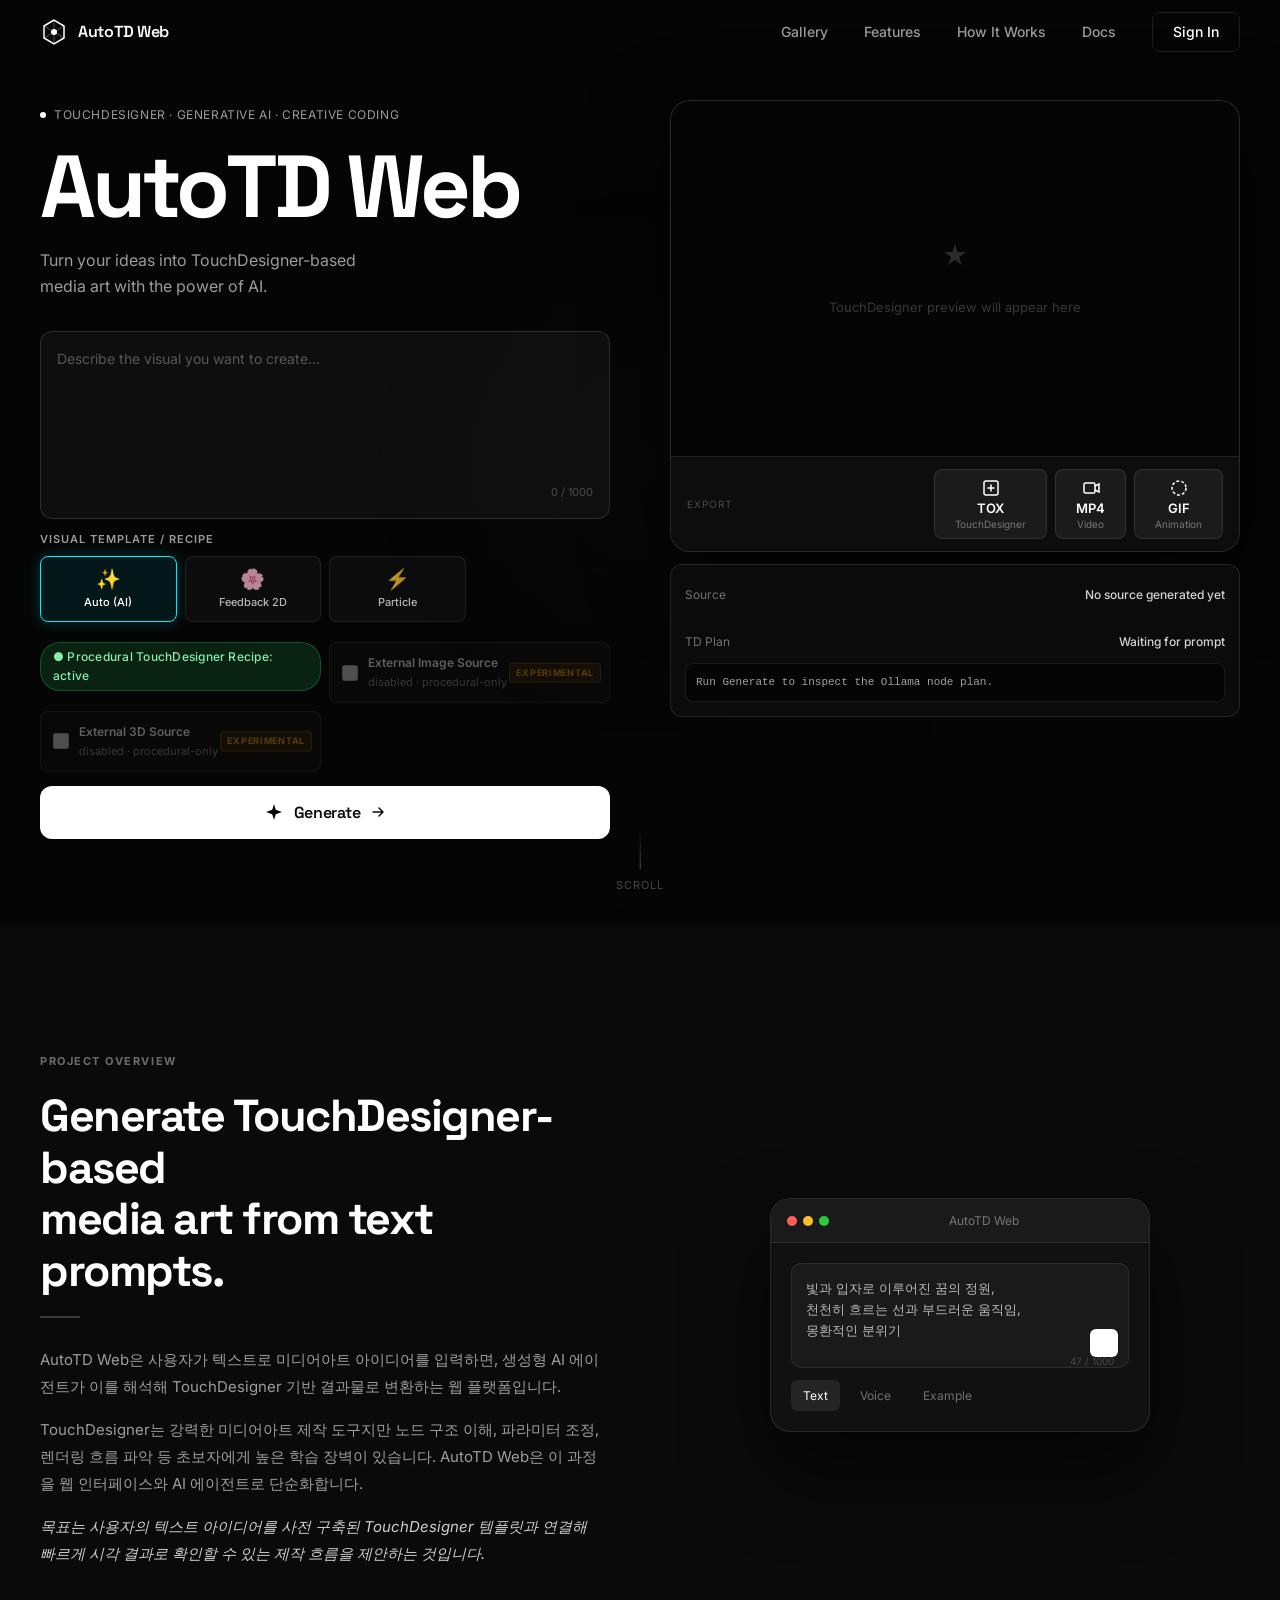
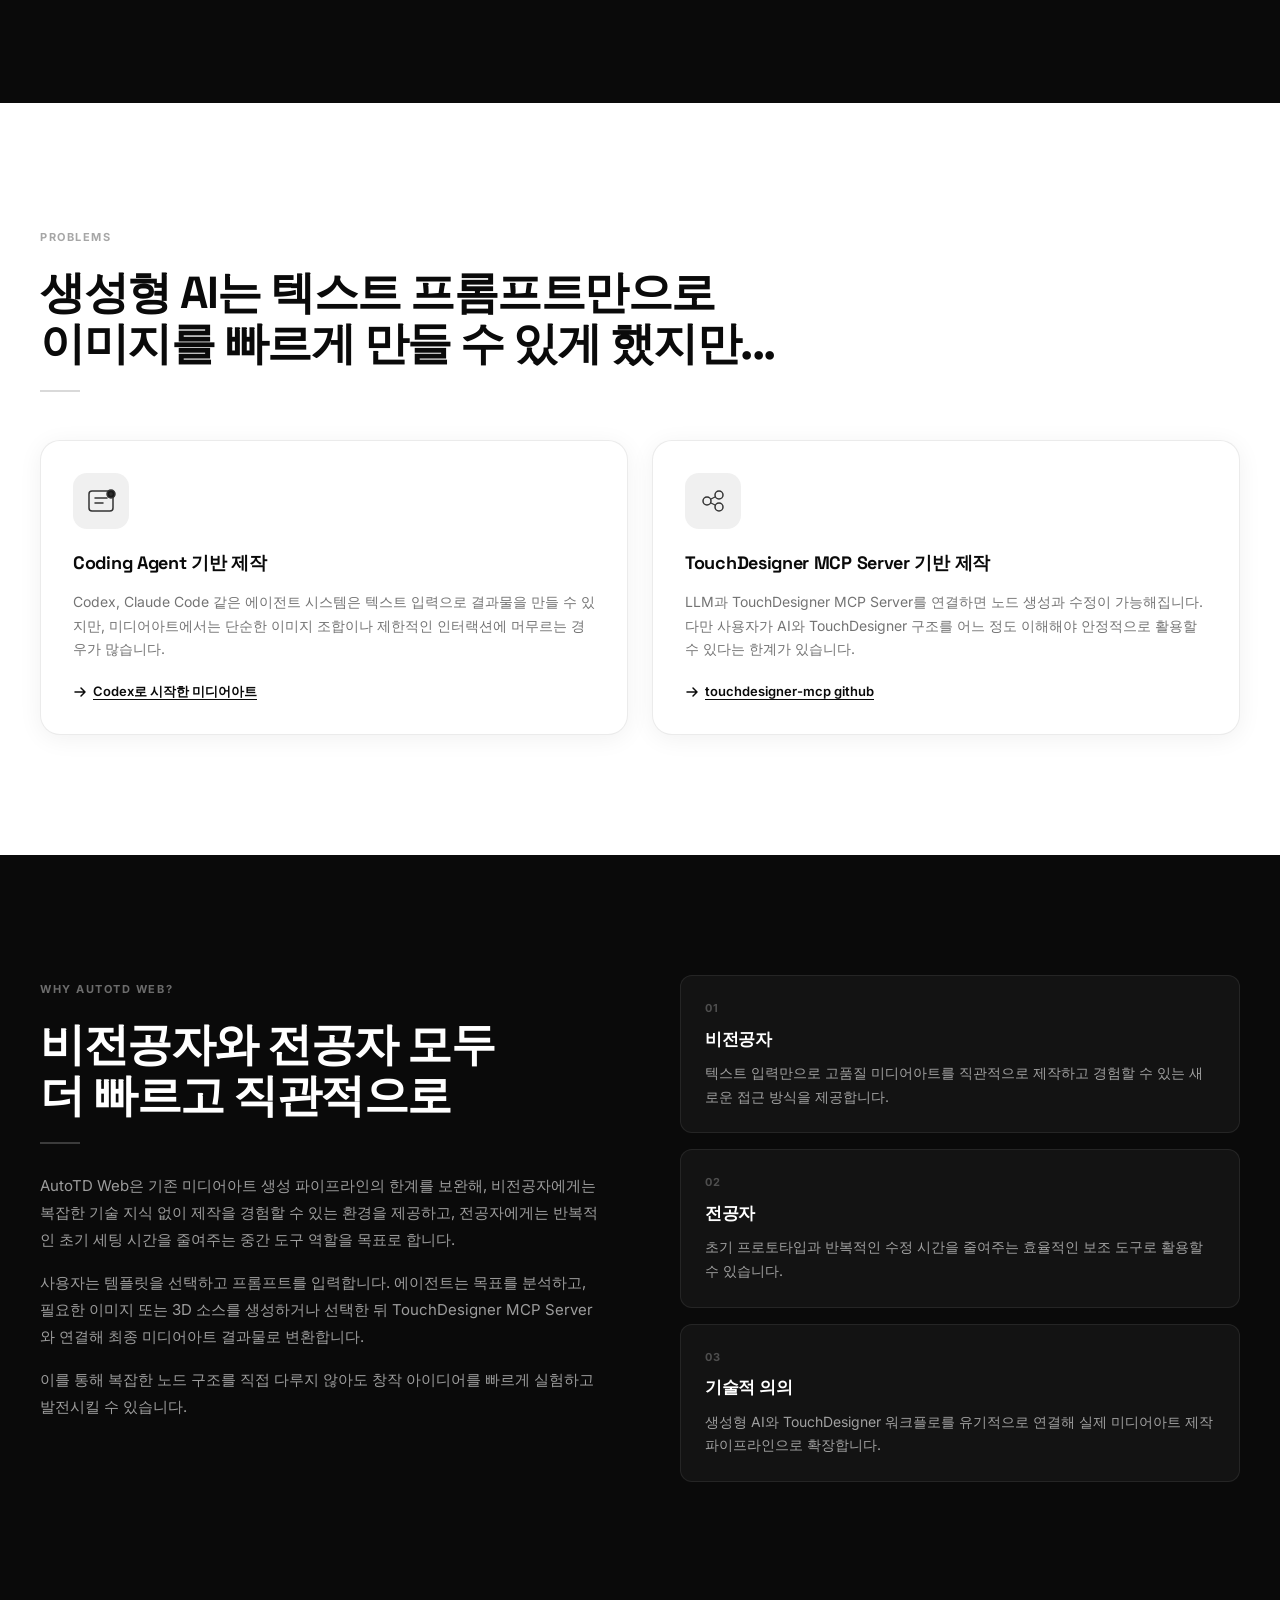
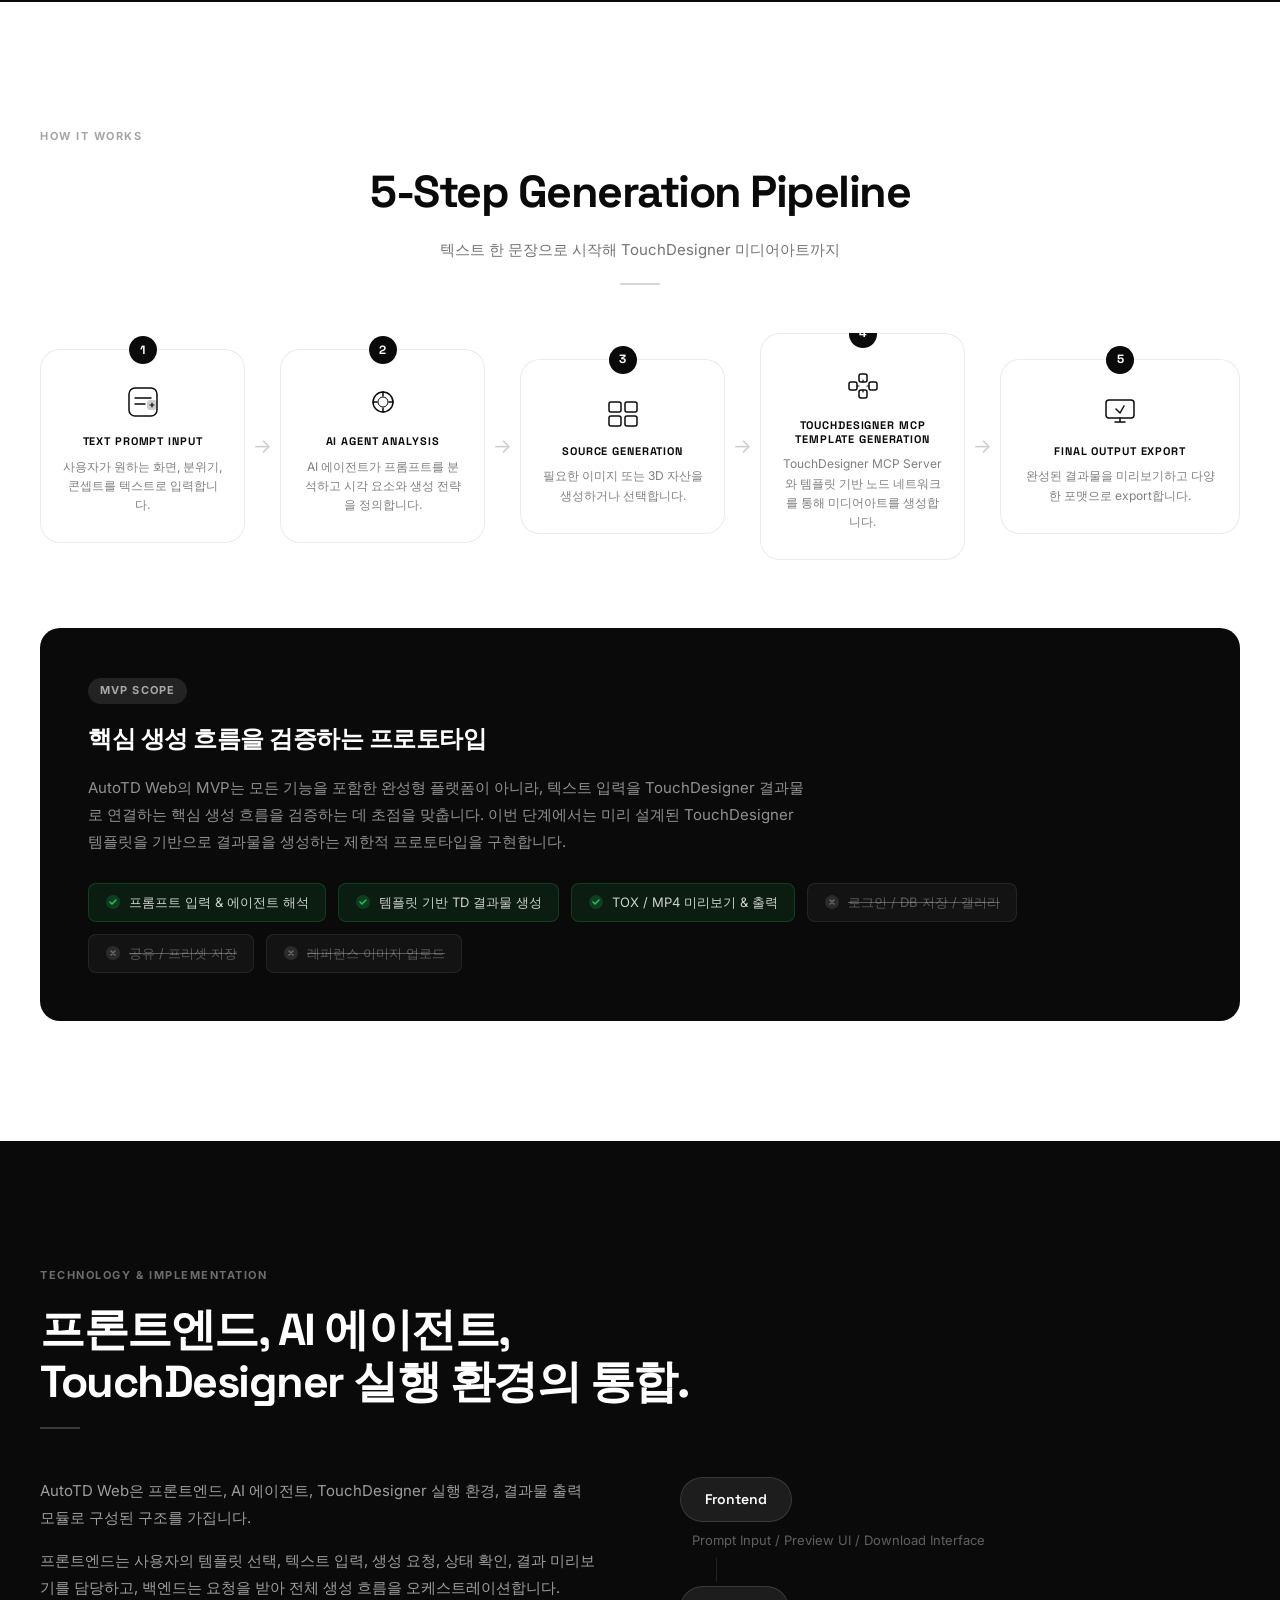
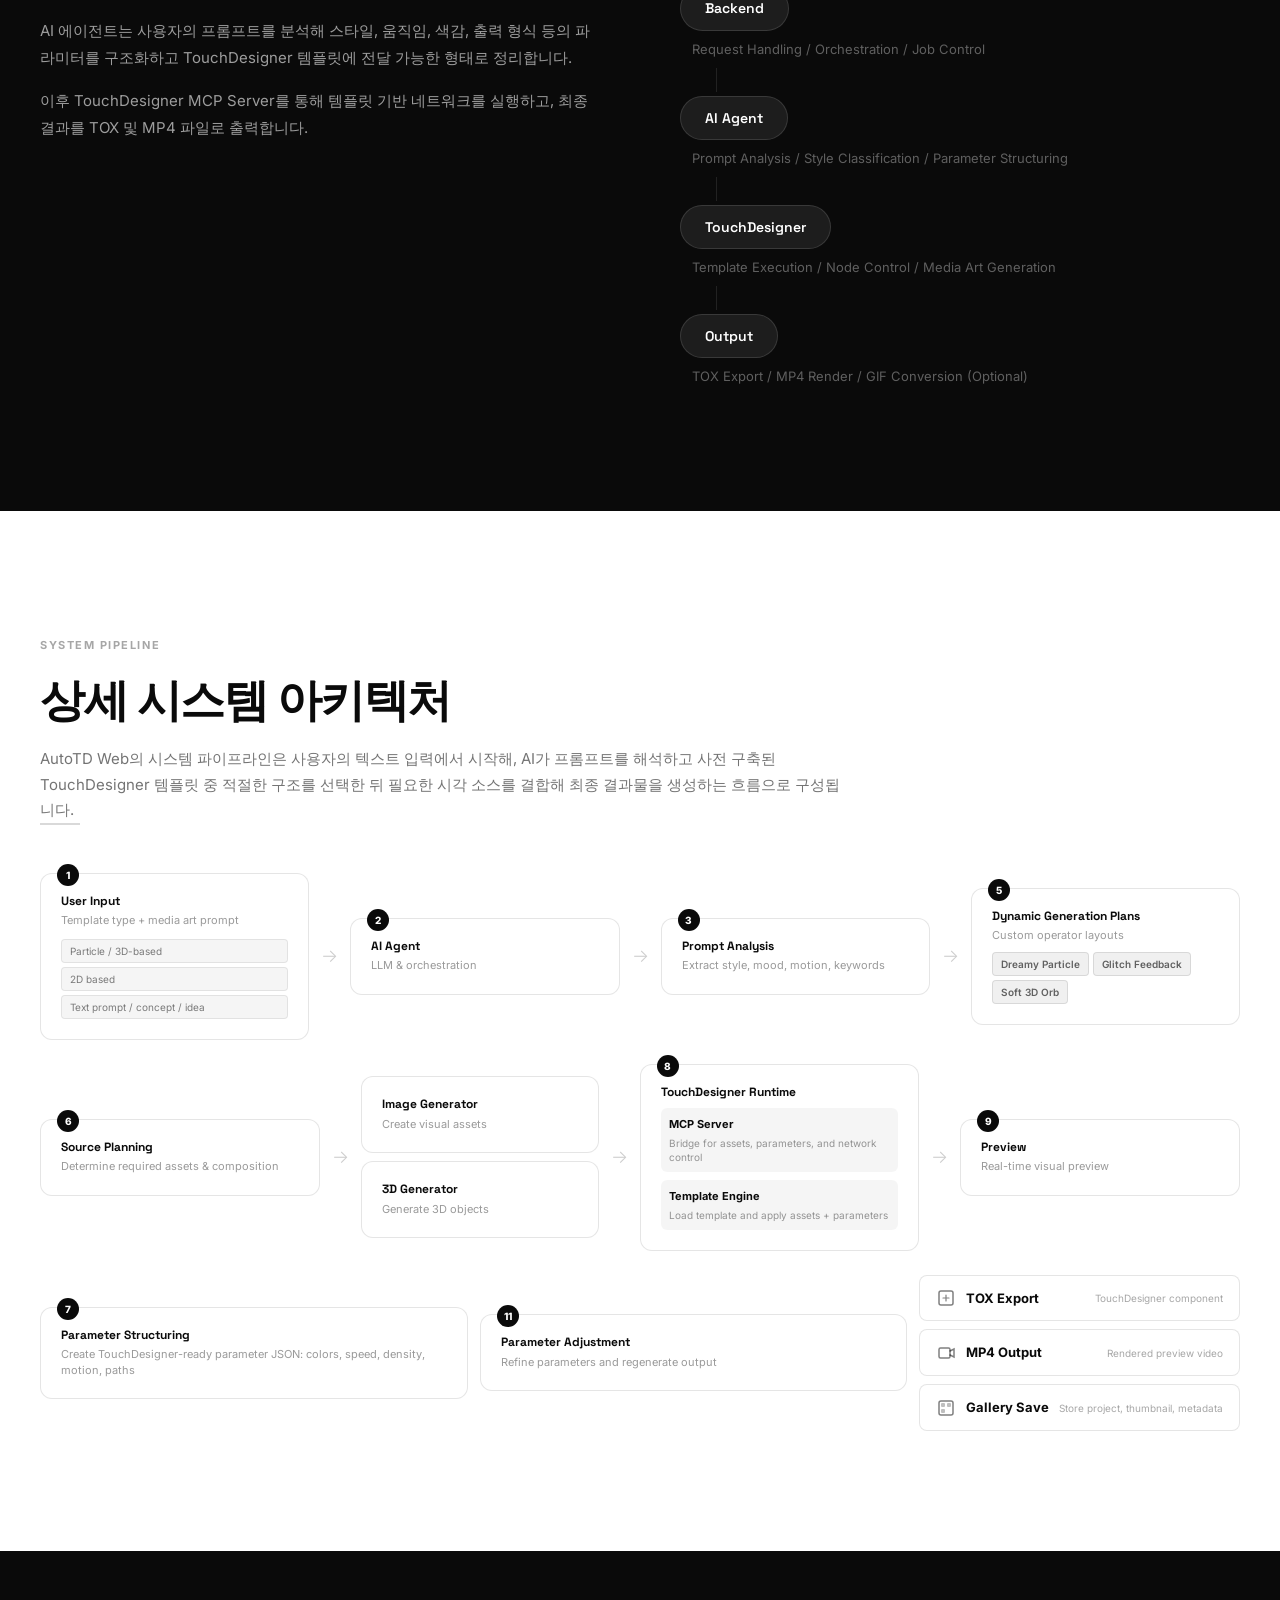
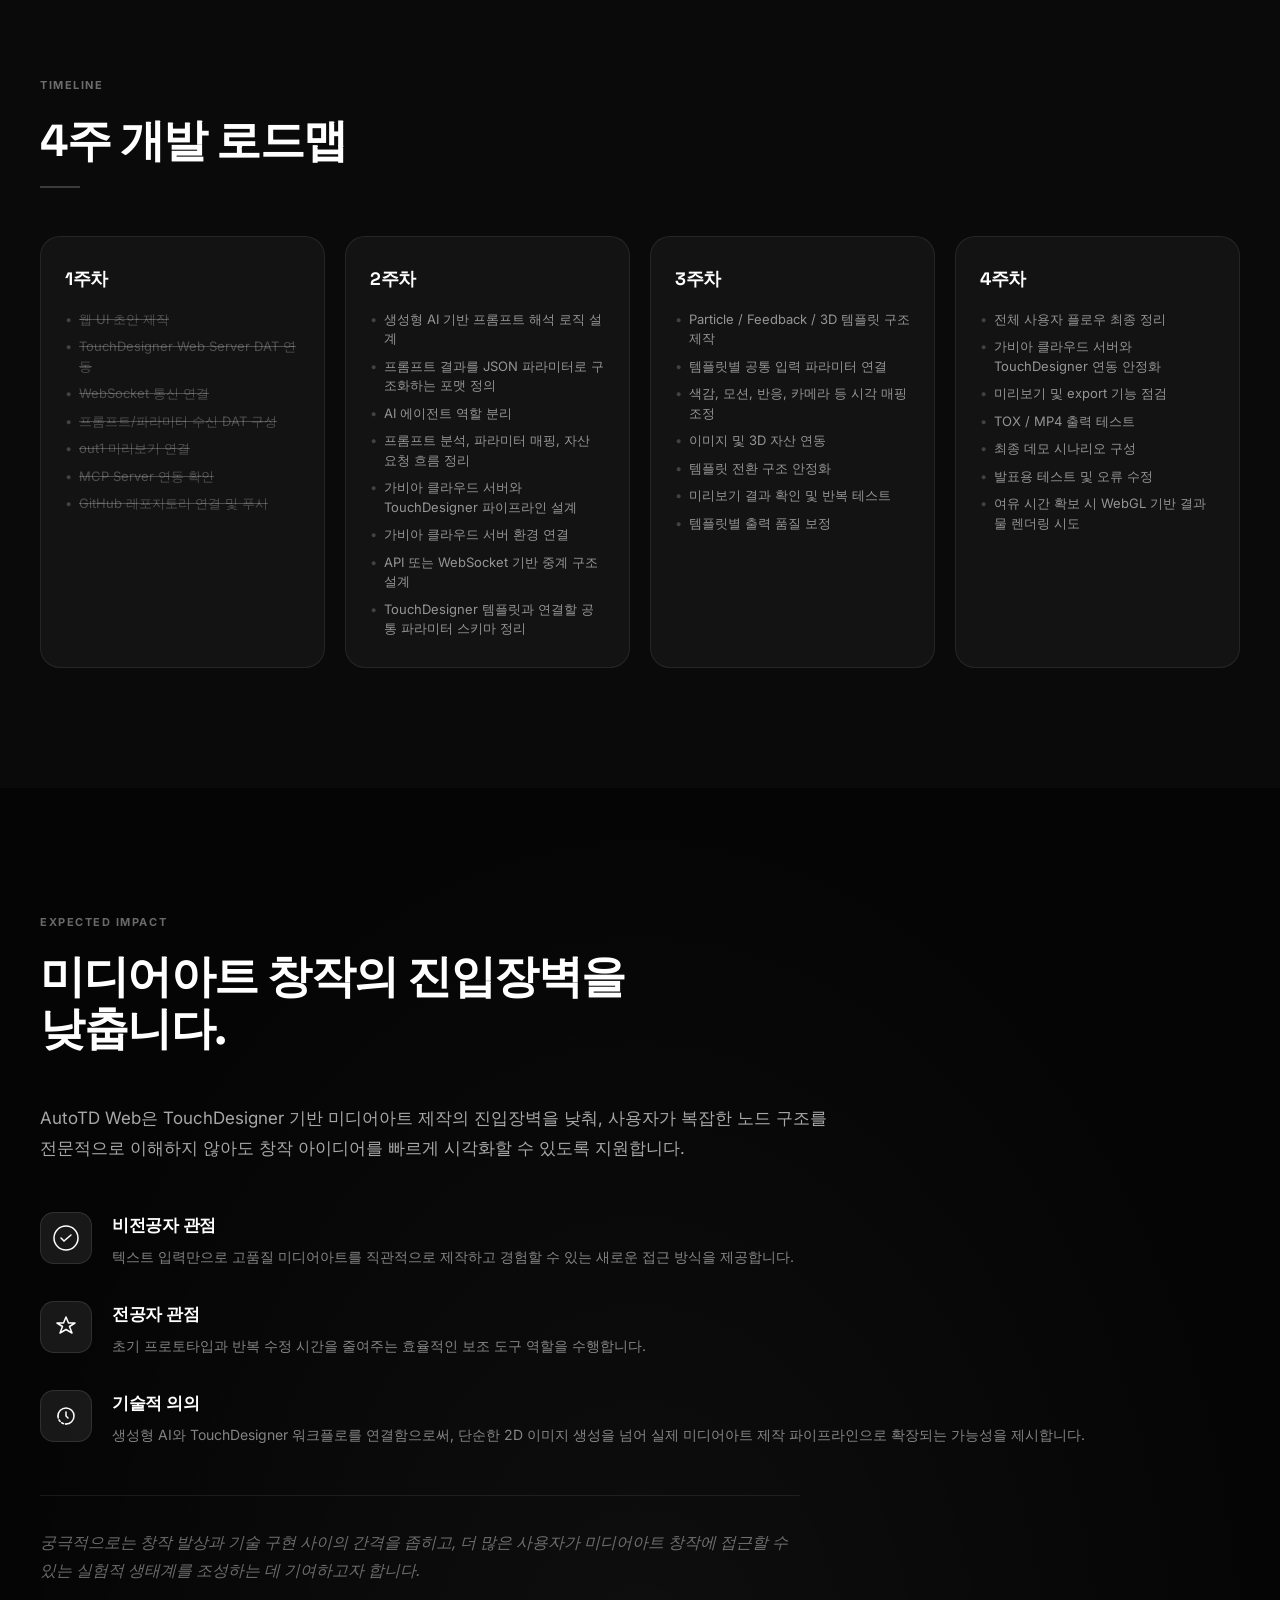
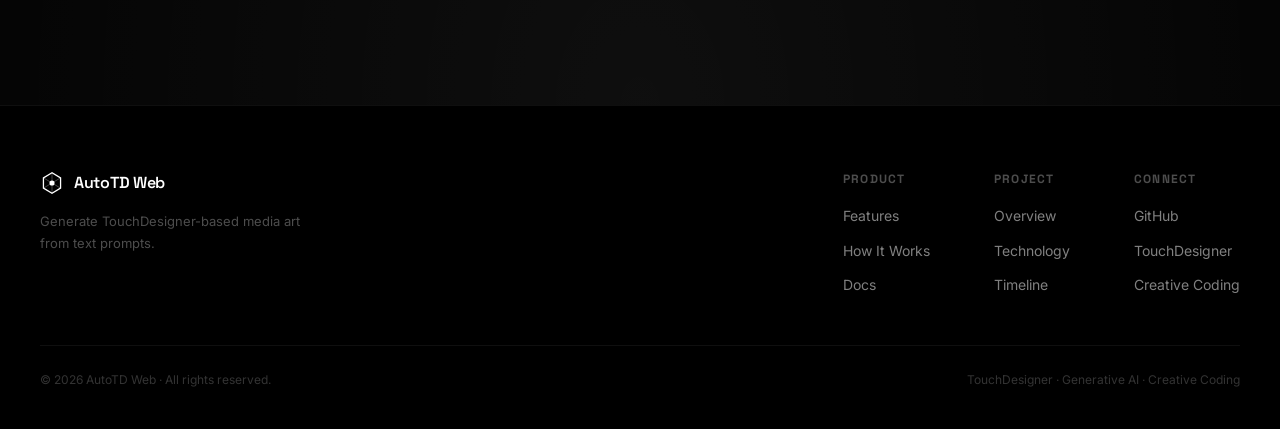
<file: index.html>
<!DOCTYPE html>
<html lang="en">
<head>
  <meta charset="UTF-8" />
  <meta name="viewport" content="width=device-width, initial-scale=1.0" />
  <title>AutoTD Web - Turn Ideas Into TouchDesigner Media Art with AI</title>
  <meta name="description" content="AutoTD Web converts your text ideas into TouchDesigner-based media art automatically using generative AI. No coding required." />
  <link rel="preconnect" href="https://fonts.googleapis.com" />
  <link rel="preconnect" href="https://fonts.gstatic.com" crossorigin />
  <link href="https://fonts.googleapis.com/css2?family=Inter:wght@300;400;500;600;700;800;900&family=Space+Grotesk:wght@300;400;500;600;700&display=swap" rel="stylesheet" />
  <link rel="stylesheet" href="style.css" />
</head>
<body>

  <!-- NAVBAR -->
  <nav id="navbar" class="navbar">
    <div class="nav-inner">
      <a href="#" class="nav-logo">
        <svg width="28" height="28" viewBox="0 0 28 28" fill="none" xmlns="http://www.w3.org/2000/svg">
          <path d="M14 2L4 8V20L14 26L24 20V8L14 2Z" stroke="white" stroke-width="1.5" fill="none"/>
          <path d="M14 2L14 26M4 8L24 20M24 8L4 20" stroke="white" stroke-width="0.8" opacity="0.4"/>
          <circle cx="14" cy="14" r="3" fill="white"/>
        </svg>
        <span>AutoTD Web</span>
      </a>
      <div class="nav-links">
        <a href="#gallery" class="nav-link">Gallery</a>
        <a href="#features" class="nav-link">Features</a>
        <a href="#how-it-works" class="nav-link">How It Works</a>
        <a href="info.html" class="nav-link" target="_blank">Docs</a>
        <a href="#signin" class="btn-signin" id="nav-signin">Sign In</a>
      </div>
      <button class="nav-hamburger" id="hamburger" aria-label="Open menu">
        <span></span><span></span><span></span>
      </button>
    </div>
  </nav>

  <!-- Mobile Menu -->
  <div class="mobile-menu" id="mobile-menu">
    <a href="#gallery" class="mobile-link">Gallery</a>
    <a href="#features" class="mobile-link">Features</a>
    <a href="#how-it-works" class="mobile-link">How It Works</a>
    <a href="info.html" class="mobile-link" target="_blank">Docs</a>
    <a href="#signin" class="mobile-link sign">Sign In</a>
  </div>

  <section class="hero" id="hero">
    <canvas id="particle-canvas"></canvas>
    <div class="hero-grid">
      <!-- Left Panel -->
      <div class="hero-left">
        <div class="hero-badge">
          <span class="badge-dot"></span>
          TouchDesigner &middot; Generative AI &middot; Creative Coding
        </div>
        <h1 class="hero-title">AutoTD Web</h1>
        <p class="hero-subtitle">Turn your ideas into TouchDesigner-based<br/>media art with the power of AI.</p>

        <div class="prompt-box">
          <textarea
            id="prompt-input"
            class="prompt-textarea"
            placeholder="Describe the visual you want to create..."
            maxlength="1000"
          ></textarea>
          <div class="prompt-count"><span id="char-count">0</span> / 1000</div>
        </div>

        <!-- Visual Template Selector -->
        <div class="recipe-selector-container">
          <label class="recipe-selector-label">Visual Template / Recipe</label>
          <div class="recipe-grid">
            <button type="button" class="recipe-card active" data-value="auto" title="Auto (AI classification based on prompt)">
              <span class="recipe-icon">✨</span>
              <span class="recipe-name">Auto (AI)</span>
            </button>
            <button type="button" class="recipe-card" data-value="feedback_2d" title="Feedback 2D">
              <span class="recipe-icon">🌸</span>
              <span class="recipe-name">Feedback 2D</span>
            </button>
            <button type="button" class="recipe-card" data-value="particle_field" title="Particle Field">
              <span class="recipe-icon">⚡</span>
              <span class="recipe-name">Particle</span>
            </button>
          </div>
          <input type="hidden" id="recipe-select" value="auto" />
        </div>

        <div class="source-options" aria-label="Source generation options">
          <div class="source-status-row">
            <span class="source-badge active">● Procedural TouchDesigner Recipe: active</span>
          </div>
          <label class="source-check experimental" title="Disabled while AutoTD is running procedural-only TouchDesigner generation">
            <input type="checkbox" id="source-generate-image" disabled />
            <span>
              <strong>External Image Source</strong>
              <em>disabled · procedural-only</em>
            </span>
          </label>
          <label class="source-check experimental" title="Disabled while AutoTD is running procedural-only TouchDesigner generation">
            <input type="checkbox" id="source-generate-3d" disabled />
            <span>
              <strong>External 3D Source</strong>
              <em>disabled · procedural-only</em>
            </span>
          </label>
        </div>

        <button class="btn-generate" id="generate-btn">
          <svg width="20" height="20" viewBox="0 0 20 20" fill="none">
            <path d="M10 2L11.8 7.8L18 10L11.8 12.2L10 18L8.2 12.2L2 10L8.2 7.8L10 2Z" fill="currentColor"/>
          </svg>
          Generate
          <svg width="16" height="16" viewBox="0 0 16 16" fill="none">
            <path d="M3 8H13M13 8L9 4M13 8L9 12" stroke="currentColor" stroke-width="1.5" stroke-linecap="round"/>
          </svg>
        </button>

      </div>

      <!-- Right Panel: Preview -->
      <div class="hero-right">
        <div class="preview-panel">
          <div class="preview-inner" id="preview-inner">
            <img id="preview-image" alt="TouchDesigner preview" hidden />
            <canvas id="preview-canvas" hidden></canvas>
            <div class="preview-overlay" id="preview-overlay">
              <div class="preview-idle-msg">
                <svg width="40" height="40" viewBox="0 0 40 40" fill="none">
                  <path d="M20 5L22.5 13H31L24.25 18L26.75 26L20 21L13.25 26L15.75 18L9 13H17.5L20 5Z" fill="rgba(255,255,255,0.15)"/>
                </svg>
                <p>TouchDesigner preview will appear here</p>
              </div>
            </div>
          </div>
          <div class="export-bar">
            <span class="export-label">EXPORT</span>
            <button class="export-btn" id="export-tox">
              <svg width="20" height="20" viewBox="0 0 20 20" fill="none"><rect x="3" y="3" width="14" height="14" rx="2" stroke="currentColor" stroke-width="1.5"/><path d="M7 10H13M10 7V13" stroke="currentColor" stroke-width="1.5" stroke-linecap="round"/></svg>
              <span>TOX</span>
              <small>TouchDesigner</small>
            </button>
            <button class="export-btn" id="export-mp4">
              <svg width="20" height="20" viewBox="0 0 20 20" fill="none"><rect x="3" y="5" width="11" height="10" rx="1.5" stroke="currentColor" stroke-width="1.5"/><path d="M14 8L18 6V14L14 12" stroke="currentColor" stroke-width="1.5" stroke-linecap="round"/></svg>
              <span>MP4</span>
              <small>Video</small>
            </button>
            <button class="export-btn" id="export-gif">
              <svg width="20" height="20" viewBox="0 0 20 20" fill="none"><circle cx="10" cy="10" r="7" stroke="currentColor" stroke-width="1.5" stroke-dasharray="3 2"/></svg>
              <span>GIF</span>
              <small>Animation</small>
            </button>
          </div>
        </div>
        <div class="runtime-panel">
          <div class="runtime-row">
            <span>Source</span>
            <strong id="source-status">No source generated yet</strong>
          </div>
          <div class="source-list" id="source-list"></div>
          <div class="runtime-row">
            <span>TD Plan</span>
            <strong id="td-plan-status">Waiting for prompt</strong>
          </div>
          <pre class="td-plan-text" id="td-plan-text">Run Generate to inspect the Ollama node plan.</pre>
        </div>
      </div>
    </div>
    <!-- Scroll hint -->
    <div class="scroll-hint">
      <div class="scroll-line"></div>
      <span>Scroll</span>
    </div>
  </section>

  <!-- PROJECT OVERVIEW -->
  <section class="section section-dark" id="about">
    <div class="container">
      <div class="two-col">
        <div class="col-text">
          <div class="section-tag">Project Overview</div>
          <h2 class="section-title">Generate TouchDesigner-based<br/>media art from text prompts.</h2>
          <div class="divider"></div>
          <p class="section-body">
            AutoTD Web은 사용자가 텍스트로 미디어아트 아이디어를 입력하면, 생성형 AI 에이전트가 이를 해석해 TouchDesigner 기반 결과물로 변환하는 웹 플랫폼입니다.
          </p>
          <p class="section-body">
            TouchDesigner는 강력한 미디어아트 제작 도구지만 노드 구조 이해, 파라미터 조정, 렌더링 흐름 파악 등 초보자에게 높은 학습 장벽이 있습니다. AutoTD Web은 이 과정을 웹 인터페이스와 AI 에이전트로 단순화합니다.
          </p>
          <p class="section-body highlight-text">
            목표는 사용자의 텍스트 아이디어를 사전 구축된 TouchDesigner 템플릿과 연결해 빠르게 시각 결과로 확인할 수 있는 제작 흐름을 제안하는 것입니다.
          </p>
        </div>
        <div class="col-visual">
          <div class="mockup-card">
            <div class="mockup-bar">
              <span class="dot red"></span><span class="dot yellow"></span><span class="dot green"></span>
              <span class="mockup-title">AutoTD Web</span>
            </div>
            <div class="mockup-body">
              <div class="mockup-prompt-box">
                <p class="mockup-prompt-text">빛과 입자로 이루어진 꿈의 정원,<br/>천천히 흐르는 선과 부드러운 움직임,<br/>몽환적인 분위기</p>
                <span class="mockup-counter">47 / 1000</span>
                <button class="mockup-send">
                  <svg width="14" height="14" viewBox="0 0 14 14" fill="none"><path d="M2 7H12M12 7L8 3M12 7L8 11" stroke="white" stroke-width="1.5" stroke-linecap="round"/></svg>
                </button>
              </div>
              <div class="mockup-tabs">
                <span class="mockup-tab active">Text</span>
                <span class="mockup-tab">Voice</span>
                <span class="mockup-tab">Example</span>
              </div>
            </div>
          </div>
        </div>
      </div>
    </div>
  </section>

  <!-- PROBLEMS -->
  <section class="section section-light" id="problems">
    <div class="container">
      <div class="section-tag dark">Problems</div>
      <h2 class="section-title dark">생성형 AI는 텍스트 프롬프트만으로<br/>이미지를 빠르게 만들 수 있게 했지만...</h2>
      <div class="divider dark"></div>
      <div class="problem-grid">
        <div class="problem-card">
          <div class="problem-icon">
            <svg width="32" height="32" viewBox="0 0 32 32" fill="none"><rect x="4" y="6" width="24" height="20" rx="3" stroke="currentColor" stroke-width="1.5"/><path d="M10 13H22M10 18H18" stroke="currentColor" stroke-width="1.5" stroke-linecap="round"/><circle cx="26" cy="9" r="4" fill="#1a1a1a" stroke="currentColor" stroke-width="1.5"/><path d="M24.5 9H27.5M26 7.5V10.5" stroke="currentColor" stroke-width="1.2" stroke-linecap="round"/></svg>
          </div>
          <h3 class="problem-title">Coding Agent 기반 제작</h3>
          <p class="problem-desc">Codex, Claude Code 같은 에이전트 시스템은 텍스트 입력으로 결과물을 만들 수 있지만, 미디어아트에서는 단순한 이미지 조합이나 제한적인 인터랙션에 머무르는 경우가 많습니다.</p>
          <div class="problem-link">
            <svg width="14" height="14" viewBox="0 0 14 14" fill="none"><path d="M2 7H12M12 7L8 3M12 7L8 11" stroke="currentColor" stroke-width="1.5" stroke-linecap="round"/></svg>
            Codex로 시작한 미디어아트
          </div>
        </div>
        <div class="problem-card">
          <div class="problem-icon">
            <svg width="32" height="32" viewBox="0 0 32 32" fill="none"><circle cx="10" cy="16" r="4" stroke="currentColor" stroke-width="1.5"/><circle cx="22" cy="10" r="4" stroke="currentColor" stroke-width="1.5"/><circle cx="22" cy="22" r="4" stroke="currentColor" stroke-width="1.5"/><path d="M14 14L18 12M14 18L18 20" stroke="currentColor" stroke-width="1.2" stroke-linecap="round"/></svg>
          </div>
          <h3 class="problem-title">TouchDesigner MCP Server 기반 제작</h3>
          <p class="problem-desc">LLM과 TouchDesigner MCP Server를 연결하면 노드 생성과 수정이 가능해집니다. 다만 사용자가 AI와 TouchDesigner 구조를 어느 정도 이해해야 안정적으로 활용할 수 있다는 한계가 있습니다.</p>
          <div class="problem-link">
            <svg width="14" height="14" viewBox="0 0 14 14" fill="none"><path d="M2 7H12M12 7L8 3M12 7L8 11" stroke="currentColor" stroke-width="1.5" stroke-linecap="round"/></svg>
            touchdesigner-mcp github
          </div>
        </div>
      </div>
    </div>
  </section>

  <!-- WHY AUTOTD -->
  <section class="section section-dark" id="features">
    <div class="container">
      <div class="why-grid">
        <div class="why-left">
          <div class="section-tag">Why AutoTD Web?</div>
          <h2 class="section-title">비전공자와 전공자 모두<br/>더 빠르고 직관적으로</h2>
          <div class="divider"></div>
          <p class="section-body">
            AutoTD Web은 기존 미디어아트 생성 파이프라인의 한계를 보완해, 비전공자에게는 복잡한 기술 지식 없이 제작을 경험할 수 있는 환경을 제공하고, 전공자에게는 반복적인 초기 세팅 시간을 줄여주는 중간 도구 역할을 목표로 합니다.
          </p>
          <p class="section-body">
            사용자는 템플릿을 선택하고 프롬프트를 입력합니다. 에이전트는 목표를 분석하고, 필요한 이미지 또는 3D 소스를 생성하거나 선택한 뒤 TouchDesigner MCP Server와 연결해 최종 미디어아트 결과물로 변환합니다.
          </p>
          <p class="section-body">
            이를 통해 복잡한 노드 구조를 직접 다루지 않아도 창작 아이디어를 빠르게 실험하고 발전시킬 수 있습니다.
          </p>
        </div>
        <div class="why-right">
          <div class="feature-cards">
            <div class="feature-card">
              <div class="feature-num">01</div>
              <h4>비전공자</h4>
              <p>텍스트 입력만으로 고품질 미디어아트를 직관적으로 제작하고 경험할 수 있는 새로운 접근 방식을 제공합니다.</p>
            </div>
            <div class="feature-card">
              <div class="feature-num">02</div>
              <h4>전공자</h4>
              <p>초기 프로토타입과 반복적인 수정 시간을 줄여주는 효율적인 보조 도구로 활용할 수 있습니다.</p>
            </div>
            <div class="feature-card">
              <div class="feature-num">03</div>
              <h4>기술적 의의</h4>
              <p>생성형 AI와 TouchDesigner 워크플로를 유기적으로 연결해 실제 미디어아트 제작 파이프라인으로 확장합니다.</p>
            </div>
          </div>
        </div>
      </div>
    </div>
  </section>

  <!-- HOW IT WORKS -->
  <section class="section section-light" id="how-it-works">
    <div class="container">
      <div class="section-tag dark">How It Works</div>
      <h2 class="section-title dark center">5-Step Generation Pipeline</h2>
      <p class="section-sub dark center">텍스트 한 문장으로 시작해 TouchDesigner 미디어아트까지</p>
      <div class="divider dark center"></div>
      <div class="pipeline-steps">
        <div class="pipeline-step" data-step="1">
          <div class="step-card">
            <div class="step-num">1</div>
            <div class="step-icon">
              <svg width="36" height="36" viewBox="0 0 36 36" fill="none"><rect x="4" y="4" width="28" height="28" rx="6" stroke="currentColor" stroke-width="1.5"/><path d="M10 14H26M10 20H20" stroke="currentColor" stroke-width="1.5" stroke-linecap="round"/><rect x="22" y="16" width="10" height="10" rx="3" fill="currentColor" opacity="0.2"/><path d="M25 21H29M27 19V23" stroke="currentColor" stroke-width="1.2" stroke-linecap="round"/></svg>
            </div>
            <h3>TEXT PROMPT INPUT</h3>
            <p>사용자가 원하는 화면, 분위기, 콘셉트를 텍스트로 입력합니다.</p>
          </div>
          <div class="step-arrow">→</div>
        </div>
        <div class="pipeline-step" data-step="2">
          <div class="step-card">
            <div class="step-num">2</div>
            <div class="step-icon">
              <svg width="36" height="36" viewBox="0 0 36 36" fill="none"><circle cx="18" cy="18" r="10" stroke="currentColor" stroke-width="1.5"/><circle cx="18" cy="18" r="5" stroke="currentColor" stroke-width="1"/><path d="M18 8V12M18 24V28M8 18H12M24 18H28" stroke="currentColor" stroke-width="1.5" stroke-linecap="round"/></svg>
            </div>
            <h3>AI AGENT ANALYSIS</h3>
            <p>AI 에이전트가 프롬프트를 분석하고 시각 요소와 생성 전략을 정의합니다.</p>
          </div>
          <div class="step-arrow">→</div>
        </div>
        <div class="pipeline-step" data-step="3">
          <div class="step-card">
            <div class="step-num">3</div>
            <div class="step-icon">
              <svg width="36" height="36" viewBox="0 0 36 36" fill="none"><rect x="4" y="8" width="12" height="10" rx="2" stroke="currentColor" stroke-width="1.5"/><rect x="20" y="8" width="12" height="10" rx="2" stroke="currentColor" stroke-width="1.5"/><rect x="4" y="22" width="12" height="10" rx="2" stroke="currentColor" stroke-width="1.5"/><rect x="20" y="22" width="12" height="10" rx="2" stroke="currentColor" stroke-width="1.5"/></svg>
            </div>
            <h3>SOURCE GENERATION</h3>
            <p>필요한 이미지 또는 3D 자산을 생성하거나 선택합니다.</p>
          </div>
          <div class="step-arrow">→</div>
        </div>
        <div class="pipeline-step" data-step="4">
          <div class="step-card">
            <div class="step-num">4</div>
            <div class="step-icon">
              <svg width="36" height="36" viewBox="0 0 36 36" fill="none"><rect x="4" y="14" width="8" height="8" rx="2" stroke="currentColor" stroke-width="1.5"/><rect x="24" y="14" width="8" height="8" rx="2" stroke="currentColor" stroke-width="1.5"/><rect x="14" y="6" width="8" height="8" rx="2" stroke="currentColor" stroke-width="1.5"/><rect x="14" y="22" width="8" height="8" rx="2" stroke="currentColor" stroke-width="1.5"/><path d="M12 18H14M22 18H24M18 14V12M18 22V24" stroke="currentColor" stroke-width="1.2" stroke-linecap="round"/></svg>
            </div>
            <h3>TOUCHDESIGNER MCP<br/>TEMPLATE GENERATION</h3>
            <p>TouchDesigner MCP Server와 템플릿 기반 노드 네트워크를 통해 미디어아트를 생성합니다.</p>
          </div>
          <div class="step-arrow">→</div>
        </div>
        <div class="pipeline-step last" data-step="5">
          <div class="step-card">
            <div class="step-num">5</div>
            <div class="step-icon">
              <svg width="36" height="36" viewBox="0 0 36 36" fill="none"><rect x="4" y="6" width="28" height="18" rx="3" stroke="currentColor" stroke-width="1.5"/><path d="M13 28H23M18 24V28" stroke="currentColor" stroke-width="1.5" stroke-linecap="round"/><path d="M14 15L18 19L22 12" stroke="currentColor" stroke-width="1.5" stroke-linecap="round" stroke-linejoin="round"/></svg>
            </div>
            <h3>FINAL OUTPUT EXPORT</h3>
            <p>완성된 결과물을 미리보기하고 다양한 포맷으로 export합니다.</p>
          </div>
        </div>
      </div>

      <!-- MVP Scope -->
      <div class="mvp-box">
        <div class="mvp-tag">MVP Scope</div>
        <h3>핵심 생성 흐름을 검증하는 프로토타입</h3>
        <p>AutoTD Web의 MVP는 모든 기능을 포함한 완성형 플랫폼이 아니라, 텍스트 입력을 TouchDesigner 결과물로 연결하는 핵심 생성 흐름을 검증하는 데 초점을 맞춥니다. 이번 단계에서는 미리 설계된 TouchDesigner 템플릿을 기반으로 결과물을 생성하는 제한적 프로토타입을 구현합니다.</p>
        <div class="mvp-features">
          <div class="mvp-feature included">
            <svg width="16" height="16" viewBox="0 0 16 16" fill="none"><circle cx="8" cy="8" r="7" fill="#22c55e" opacity="0.2"/><path d="M5 8L7 10L11 6" stroke="#22c55e" stroke-width="1.5" stroke-linecap="round"/></svg>
            프롬프트 입력 & 에이전트 해석
          </div>
          <div class="mvp-feature included">
            <svg width="16" height="16" viewBox="0 0 16 16" fill="none"><circle cx="8" cy="8" r="7" fill="#22c55e" opacity="0.2"/><path d="M5 8L7 10L11 6" stroke="#22c55e" stroke-width="1.5" stroke-linecap="round"/></svg>
            템플릿 기반 TD 결과물 생성
          </div>
          <div class="mvp-feature included">
            <svg width="16" height="16" viewBox="0 0 16 16" fill="none"><circle cx="8" cy="8" r="7" fill="#22c55e" opacity="0.2"/><path d="M5 8L7 10L11 6" stroke="#22c55e" stroke-width="1.5" stroke-linecap="round"/></svg>
            TOX / MP4 미리보기 & 출력
          </div>
          <div class="mvp-feature excluded">
            <svg width="16" height="16" viewBox="0 0 16 16" fill="none"><circle cx="8" cy="8" r="7" fill="rgba(255,255,255,0.1)"/><path d="M6 6L10 10M10 6L6 10" stroke="rgba(255,255,255,0.3)" stroke-width="1.5" stroke-linecap="round"/></svg>
            로그인 / DB 저장 / 갤러리
          </div>
          <div class="mvp-feature excluded">
            <svg width="16" height="16" viewBox="0 0 16 16" fill="none"><circle cx="8" cy="8" r="7" fill="rgba(255,255,255,0.1)"/><path d="M6 6L10 10M10 6L6 10" stroke="rgba(255,255,255,0.3)" stroke-width="1.5" stroke-linecap="round"/></svg>
            공유 / 프리셋 저장
          </div>
          <div class="mvp-feature excluded">
            <svg width="16" height="16" viewBox="0 0 16 16" fill="none"><circle cx="8" cy="8" r="7" fill="rgba(255,255,255,0.1)"/><path d="M6 6L10 10M10 6L6 10" stroke="rgba(255,255,255,0.3)" stroke-width="1.5" stroke-linecap="round"/></svg>
            레퍼런스 이미지 업로드
          </div>
        </div>
      </div>
    </div>
  </section>

  <!-- TECHNOLOGY -->
  <section class="section section-dark" id="tech">
    <div class="container">
      <div class="section-tag">Technology & Implementation</div>
      <h2 class="section-title">프론트엔드, AI 에이전트,<br/>TouchDesigner 실행 환경의 통합.</h2>
      <div class="divider"></div>
      <div class="tech-grid">
        <div class="tech-desc">
          <p>AutoTD Web은 프론트엔드, AI 에이전트, TouchDesigner 실행 환경, 결과물 출력 모듈로 구성된 구조를 가집니다.</p>
          <p>프론트엔드는 사용자의 템플릿 선택, 텍스트 입력, 생성 요청, 상태 확인, 결과 미리보기를 담당하고, 백엔드는 요청을 받아 전체 생성 흐름을 오케스트레이션합니다.</p>
          <p>AI 에이전트는 사용자의 프롬프트를 분석해 스타일, 움직임, 색감, 출력 형식 등의 파라미터를 구조화하고 TouchDesigner 템플릿에 전달 가능한 형태로 정리합니다.</p>
          <p>이후 TouchDesigner MCP Server를 통해 템플릿 기반 네트워크를 실행하고, 최종 결과를 TOX 및 MP4 파일로 출력합니다.</p>
        </div>
        <div class="tech-stack">
          <div class="tech-layer">
            <div class="layer-pill">Frontend</div>
            <p class="layer-desc">Prompt Input / Preview UI / Download Interface</p>
          </div>
          <div class="layer-connector"></div>
          <div class="tech-layer">
            <div class="layer-pill">Backend</div>
            <p class="layer-desc">Request Handling / Orchestration / Job Control</p>
          </div>
          <div class="layer-connector"></div>
          <div class="tech-layer">
            <div class="layer-pill">AI Agent</div>
            <p class="layer-desc">Prompt Analysis / Style Classification / Parameter Structuring</p>
          </div>
          <div class="layer-connector"></div>
          <div class="tech-layer">
            <div class="layer-pill">TouchDesigner</div>
            <p class="layer-desc">Template Execution / Node Control / Media Art Generation</p>
          </div>
          <div class="layer-connector"></div>
          <div class="tech-layer">
            <div class="layer-pill">Output</div>
            <p class="layer-desc">TOX Export / MP4 Render / GIF Conversion (Optional)</p>
          </div>
        </div>
      </div>
    </div>
  </section>

  <!-- SYSTEM PIPELINE -->
  <section class="section section-light" id="pipeline">
    <div class="container">
      <div class="section-tag dark">System Pipeline</div>
      <h2 class="section-title dark">상세 시스템 아키텍처</h2>
      <p class="section-sub dark">AutoTD Web의 시스템 파이프라인은 사용자의 텍스트 입력에서 시작해, AI가 프롬프트를 해석하고 사전 구축된 TouchDesigner 템플릿 중 적절한 구조를 선택한 뒤 필요한 시각 소스를 결합해 최종 결과물을 생성하는 흐름으로 구성됩니다.</p>
      <div class="divider dark"></div>
      <div class="sys-pipeline">
        <div class="sys-row top">
          <div class="sys-node input">
            <div class="sys-node-num">1</div>
            <p class="sys-node-title">User Input</p>
            <p class="sys-node-sub">Template type + media art prompt</p>
            <div class="sys-chips">
              <span class="sys-chip">Particle / 3D-based</span>
              <span class="sys-chip">2D based</span>
              <span class="sys-chip">Text prompt / concept / idea</span>
            </div>
          </div>
          <div class="sys-arrow">→</div>
          <div class="sys-node agent">
            <div class="sys-node-num">2</div>
            <p class="sys-node-title">AI Agent</p>
            <p class="sys-node-sub">LLM & orchestration</p>
          </div>
          <div class="sys-arrow">→</div>
          <div class="sys-node analysis">
            <div class="sys-node-num">3</div>
            <p class="sys-node-title">Prompt Analysis</p>
            <p class="sys-node-sub">Extract style, mood, motion, keywords</p>
          </div>
          <div class="sys-arrow diagonal">→</div>
          <div class="sys-node templates">
            <div class="sys-node-num">5</div>
            <p class="sys-node-title">Dynamic Generation Plans</p>
            <p class="sys-node-sub">Custom operator layouts</p>
            <div class="template-chips">
              <span class="tmpl-chip">Dreamy Particle</span>
              <span class="tmpl-chip">Glitch Feedback</span>
              <span class="tmpl-chip">Soft 3D Orb</span>
            </div>
          </div>
        </div>

        <div class="sys-mid-row">
          <div class="sys-node source">
            <div class="sys-node-num">6</div>
            <p class="sys-node-title">Source Planning</p>
            <p class="sys-node-sub">Determine required assets & composition</p>
          </div>
          <div class="sys-arrow">→</div>
          <div class="sys-col-gen">
            <div class="sys-node gen-img">
              <p class="sys-node-title">Image Generator</p>
              <p class="sys-node-sub">Create visual assets</p>
            </div>
            <div class="sys-node gen-3d">
              <p class="sys-node-title">3D Generator</p>
              <p class="sys-node-sub">Generate 3D objects</p>
            </div>
          </div>
          <div class="sys-arrow">→</div>
          <div class="sys-node td-runtime">
            <div class="sys-node-num">8</div>
            <p class="sys-node-title">TouchDesigner Runtime</p>
            <div class="td-sub-nodes">
              <div class="td-sub">
                <p class="td-sub-title">MCP Server</p>
                <p class="td-sub-desc">Bridge for assets, parameters, and network control</p>
              </div>
              <div class="td-sub">
                <p class="td-sub-title">Template Engine</p>
                <p class="td-sub-desc">Load template and apply assets + parameters</p>
              </div>
            </div>
          </div>
          <div class="sys-arrow">→</div>
          <div class="sys-node preview">
            <div class="sys-node-num">9</div>
            <p class="sys-node-title">Preview</p>
            <p class="sys-node-sub">Real-time visual preview</p>
          </div>
        </div>

        <div class="sys-bottom-row">
          <div class="sys-node param">
            <div class="sys-node-num">7</div>
            <p class="sys-node-title">Parameter Structuring</p>
            <p class="sys-node-sub">Create TouchDesigner-ready parameter JSON: colors, speed, density, motion, paths</p>
          </div>
          <div class="sys-node adj">
            <div class="sys-node-num">11</div>
            <p class="sys-node-title">Parameter Adjustment</p>
            <p class="sys-node-sub">Refine parameters and regenerate output</p>
          </div>
          <div class="sys-outputs">
            <div class="sys-out tox">
              <svg width="20" height="20" viewBox="0 0 20 20" fill="none"><rect x="3" y="3" width="14" height="14" rx="2" stroke="currentColor" stroke-width="1.5"/><path d="M7 10H13M10 7V13" stroke="currentColor" stroke-width="1.2" stroke-linecap="round"/></svg>
              <span>TOX Export</span>
              <small>TouchDesigner component</small>
            </div>
            <div class="sys-out mp4">
              <svg width="20" height="20" viewBox="0 0 20 20" fill="none"><rect x="3" y="5" width="11" height="10" rx="1.5" stroke="currentColor" stroke-width="1.5"/><path d="M14 8L18 6V14L14 12" stroke="currentColor" stroke-width="1.5" stroke-linecap="round"/></svg>
              <span>MP4 Output</span>
              <small>Rendered preview video</small>
            </div>
            <div class="sys-out gallery">
              <svg width="20" height="20" viewBox="0 0 20 20" fill="none"><rect x="3" y="3" width="14" height="14" rx="2" stroke="currentColor" stroke-width="1.5"/><rect x="5" y="5" width="4" height="4" rx="1" fill="currentColor" opacity="0.5"/><rect x="11" y="5" width="4" height="4" rx="1" fill="currentColor" opacity="0.5"/><rect x="5" y="11" width="4" height="4" rx="1" fill="currentColor" opacity="0.5"/></svg>
              <span>Gallery Save</span>
              <small>Store project, thumbnail, metadata</small>
            </div>
          </div>
        </div>
      </div>
    </div>
  </section>

  <!-- TIMELINE -->
  <section class="section section-dark" id="timeline">
    <div class="container">
      <div class="section-tag">Timeline</div>
      <h2 class="section-title">4주 개발 로드맵</h2>
      <div class="divider"></div>
      <div class="timeline-grid">
        <div class="week-card week1">
          <div class="week-label">1주차</div>
          <ul>
            <li class="done">웹 UI 초안 제작</li>
            <li class="done">TouchDesigner Web Server DAT 연동</li>
            <li class="done">WebSocket 통신 연결</li>
            <li class="done">프롬프트/파라미터 수신 DAT 구성</li>
            <li class="done">out1 미리보기 연결</li>
            <li class="done">MCP Server 연동 확인</li>
            <li class="done">GitHub 레포지토리 연결 및 푸시</li>
          </ul>
        </div>
        <div class="week-card week2">
          <div class="week-label">2주차</div>
          <ul>
            <li>생성형 AI 기반 프롬프트 해석 로직 설계</li>
            <li>프롬프트 결과를 JSON 파라미터로 구조화하는 포맷 정의</li>
            <li>AI 에이전트 역할 분리</li>
            <li>프롬프트 분석, 파라미터 매핑, 자산 요청 흐름 정리</li>
            <li>가비아 클라우드 서버와 TouchDesigner 파이프라인 설계</li>
            <li>가비아 클라우드 서버 환경 연결</li>
            <li>API 또는 WebSocket 기반 중계 구조 설계</li>
            <li>TouchDesigner 템플릿과 연결할 공통 파라미터 스키마 정리</li>
          </ul>
        </div>
        <div class="week-card week3">
          <div class="week-label">3주차</div>
          <ul>
            <li>Particle / Feedback / 3D 템플릿 구조 제작</li>
            <li>템플릿별 공통 입력 파라미터 연결</li>
            <li>색감, 모션, 반응, 카메라 등 시각 매핑 조정</li>
            <li>이미지 및 3D 자산 연동</li>
            <li>템플릿 전환 구조 안정화</li>
            <li>미리보기 결과 확인 및 반복 테스트</li>
            <li>템플릿별 출력 품질 보정</li>
          </ul>
        </div>
        <div class="week-card week4">
          <div class="week-label">4주차</div>
          <ul>
            <li>전체 사용자 플로우 최종 정리</li>
            <li>가비아 클라우드 서버와 TouchDesigner 연동 안정화</li>
            <li>미리보기 및 export 기능 점검</li>
            <li>TOX / MP4 출력 테스트</li>
            <li>최종 데모 시나리오 구성</li>
            <li>발표용 테스트 및 오류 수정</li>
            <li>여유 시간 확보 시 WebGL 기반 결과물 렌더링 시도</li>
          </ul>
        </div>
      </div>
    </div>
  </section>

  <!-- EXPECTED IMPACT -->
  <section class="section impact-section" id="impact">
    <div class="impact-bg"></div>
    <div class="container">
      <div class="section-tag">Expected Impact</div>
      <h2 class="section-title impact-title">미디어아트 창작의 진입장벽을<br/>낮춥니다.</h2>
      <div class="impact-content">
        <p class="impact-desc">
          AutoTD Web은 TouchDesigner 기반 미디어아트 제작의 진입장벽을 낮춰, 사용자가 복잡한 노드 구조를 전문적으로 이해하지 않아도 창작 아이디어를 빠르게 시각화할 수 있도록 지원합니다.
        </p>
        <div class="impact-points">
          <div class="impact-point">
            <div class="impact-icon">
              <svg width="28" height="28" viewBox="0 0 28 28" fill="none"><circle cx="14" cy="14" r="12" stroke="white" stroke-width="1.5"/><path d="M9 14L12 17L19 11" stroke="white" stroke-width="1.5" stroke-linecap="round"/></svg>
            </div>
            <div>
              <h4>비전공자 관점</h4>
              <p>텍스트 입력만으로 고품질 미디어아트를 직관적으로 제작하고 경험할 수 있는 새로운 접근 방식을 제공합니다.</p>
            </div>
          </div>
          <div class="impact-point">
            <div class="impact-icon">
              <svg width="28" height="28" viewBox="0 0 28 28" fill="none"><path d="M14 4L16.5 10H23L17.5 13.5L20 20L14 16.5L8 20L10.5 13.5L5 10H11.5L14 4Z" stroke="white" stroke-width="1.5" stroke-linejoin="round"/></svg>
            </div>
            <div>
              <h4>전공자 관점</h4>
              <p>초기 프로토타입과 반복 수정 시간을 줄여주는 효율적인 보조 도구 역할을 수행합니다.</p>
            </div>
          </div>
          <div class="impact-point">
            <div class="impact-icon">
              <svg width="28" height="28" viewBox="0 0 28 28" fill="none"><path d="M6 14C6 9.58 9.58 6 14 6C18.42 6 22 9.58 22 14C22 18.42 18.42 22 14 22" stroke="white" stroke-width="1.5" stroke-linecap="round"/><path d="M6 14C6 18.42 9.58 22 14 22" stroke="white" stroke-width="1.5" stroke-linecap="round" stroke-dasharray="2 2"/><path d="M14 10V14L16 16" stroke="white" stroke-width="1.5" stroke-linecap="round"/></svg>
            </div>
            <div>
              <h4>기술적 의의</h4>
              <p>생성형 AI와 TouchDesigner 워크플로를 연결함으로써, 단순한 2D 이미지 생성을 넘어 실제 미디어아트 제작 파이프라인으로 확장되는 가능성을 제시합니다.</p>
            </div>
          </div>
        </div>
        <p class="impact-closing">
          궁극적으로는 창작 발상과 기술 구현 사이의 간격을 좁히고, 더 많은 사용자가 미디어아트 창작에 접근할 수 있는 실험적 생태계를 조성하는 데 기여하고자 합니다.
        </p>
      </div>
    </div>
  </section>

  <!-- FOOTER -->
  <footer class="footer">
    <div class="container">
      <div class="footer-inner">
        <div class="footer-brand">
          <a href="#" class="nav-logo">
            <svg width="24" height="24" viewBox="0 0 28 28" fill="none"><path d="M14 2L4 8V20L14 26L24 20V8L14 2Z" stroke="white" stroke-width="1.5" fill="none"/><path d="M14 2L14 26M4 8L24 20M24 8L4 20" stroke="white" stroke-width="0.8" opacity="0.4"/><circle cx="14" cy="14" r="3" fill="white"/></svg>
            <span>AutoTD Web</span>
          </a>
          <p>Generate TouchDesigner-based media art<br/>from text prompts.</p>
        </div>
        <div class="footer-links">
          <div class="footer-col">
            <h5>Product</h5>
            <a href="#features">Features</a>
            <a href="#how-it-works">How It Works</a>
            <a href="#pipeline">Docs</a>
          </div>
          <div class="footer-col">
            <h5>Project</h5>
            <a href="#about">Overview</a>
            <a href="#tech">Technology</a>
            <a href="#timeline">Timeline</a>
          </div>
          <div class="footer-col">
            <h5>Connect</h5>
            <a href="#">GitHub</a>
            <a href="#">TouchDesigner</a>
            <a href="#">Creative Coding</a>
          </div>
        </div>
      </div>
      <div class="footer-bottom">
        <p>© 2026 AutoTD Web · All rights reserved.</p>
        <p>TouchDesigner · Generative AI · Creative Coding</p>
      </div>
    </div>
  </footer>

  <!-- Generation Modal -->
  <div class="gen-modal" id="gen-modal">
    <div class="gen-modal-inner">
      <div class="gen-spinner">
        <div class="spinner-ring"></div>
        <div class="spinner-dot"></div>
      </div>
      <h3>Generating your media art...</h3>
      <!-- AI Thought Stream -->
      <div class="ai-thought-box" id="ai-thought-box">
        <div class="thought-header">
          <span class="thought-dot"></span>
          <span>AI Thought Stream</span>
        </div>
        <div class="thought-content" id="thought-content">Waiting for AI agent to analyze prompt...</div>
      </div>
      <div class="gen-steps">
        <div class="gen-step active" id="gs1">Analyzing prompt</div>
        <div class="gen-step" id="gs2">Planning visual structure</div>
        <div class="gen-step" id="gs3">Generating assets</div>
        <div class="gen-step" id="gs4">Running TouchDesigner node graph</div>
        <div class="gen-step" id="gs5">Preparing preview</div>
      </div>
    </div>
  </div>

  <script src="script.js?v=keyword-op-family-v2"></script>
</body>
</html>
</file>
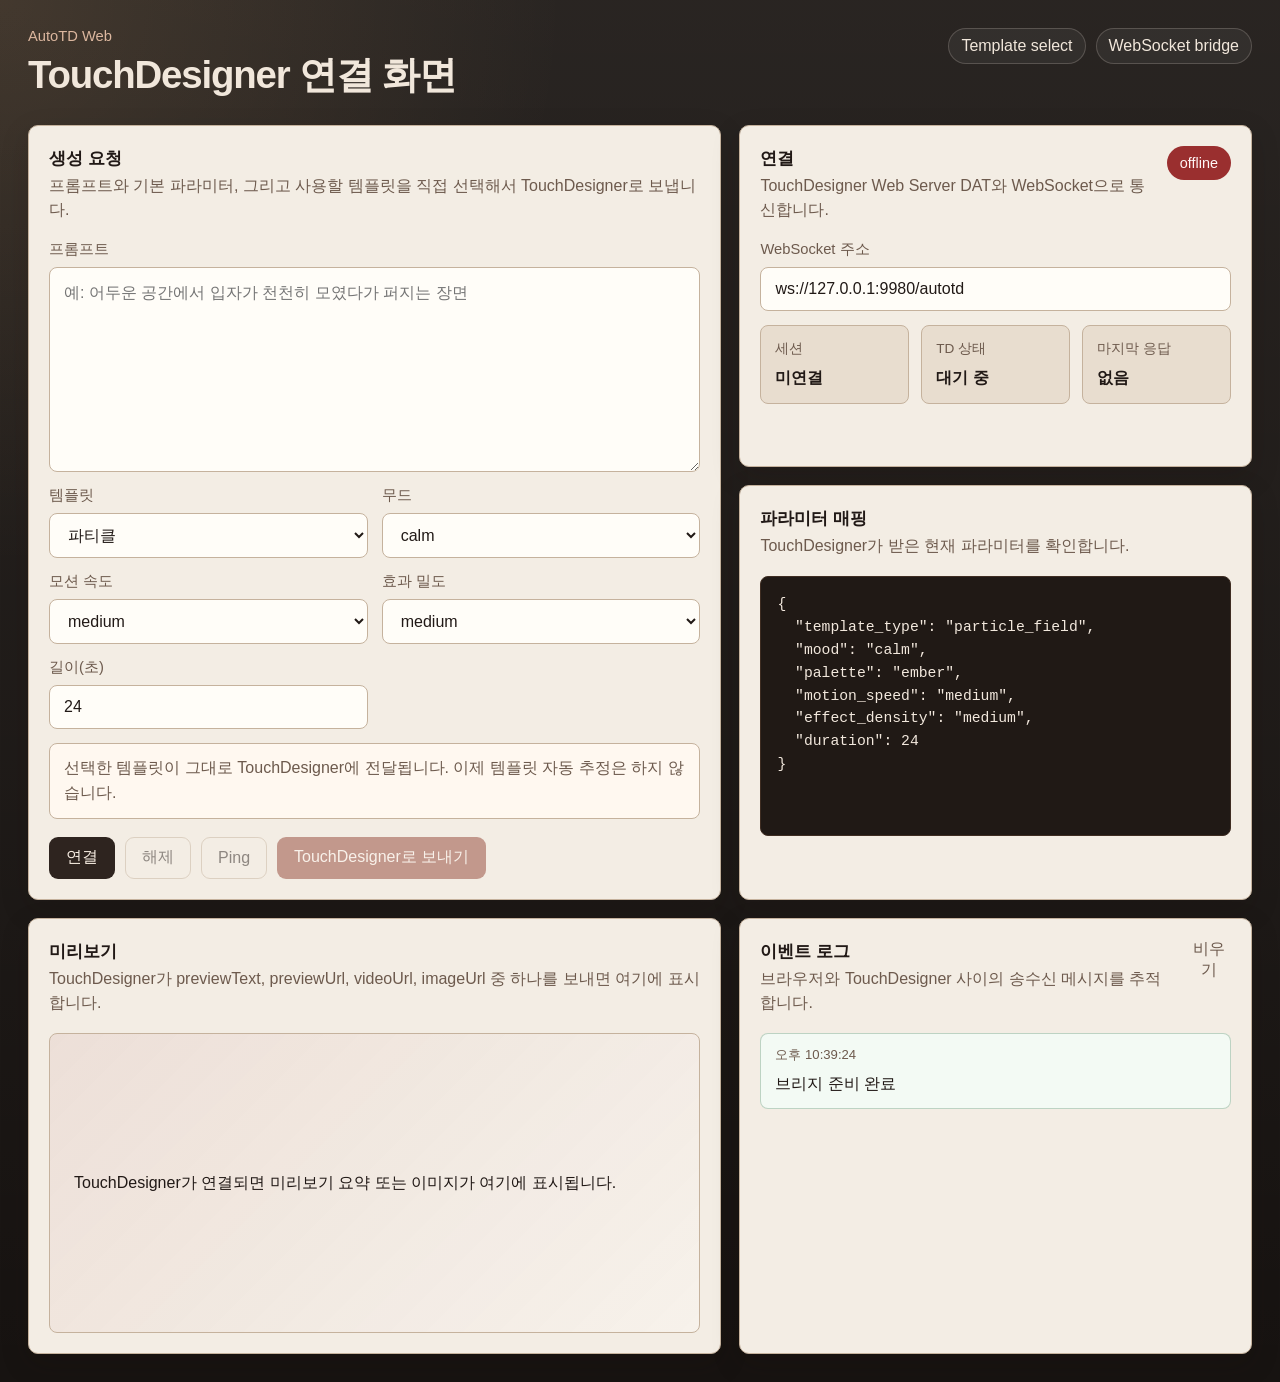
<file: autotd-web-bridge/index.html>
<!DOCTYPE html>
<html lang="ko">
<head>
  <meta charset="UTF-8">
  <meta name="viewport" content="width=device-width, initial-scale=1.0">
  <title>AutoTD Web Bridge</title>
  <link rel="stylesheet" href="./styles.css">
</head>
<body>
  <div class="app-shell">
    <header class="topbar">
      <div>
        <p class="eyeline">AutoTD Web</p>
        <h1>TouchDesigner 연결 화면</h1>
      </div>
      <div class="topbar-meta">
        <span class="meta-chip">Template select</span>
        <span class="meta-chip">WebSocket bridge</span>
      </div>
    </header>

    <main class="layout">
      <section class="panel panel-input">
        <div class="section-head">
          <div>
            <h2>생성 요청</h2>
            <p>프롬프트와 기본 파라미터, 그리고 사용할 템플릿을 직접 선택해서 TouchDesigner로 보냅니다.</p>
          </div>
        </div>

        <form id="generateForm" class="stack">
          <label class="field">
            <span>프롬프트</span>
            <textarea
              id="promptInput"
              name="prompt"
              rows="7"
              placeholder="예: 어두운 공간에서 입자가 천천히 모였다가 퍼지는 장면"
              required
            ></textarea>
          </label>

          <div class="field-grid">
            <label class="field">
              <span>템플릿</span>
              <select id="templateTypeSelect" name="templateType">
                <option value="particle_field" selected>파티클</option>
                <option value="feedback_trails">이미지 / 피드백</option>
                <option value="simple_3d_scene">3D</option>
              </select>
            </label>

            <label class="field">
              <span>무드</span>
              <select id="moodSelect" name="mood">
                <option value="calm">calm</option>
                <option value="tense">tense</option>
                <option value="dreamlike">dreamlike</option>
                <option value="ritual">ritual</option>
              </select>
            </label>

            <label class="field">
              <span>모션 속도</span>
              <select id="motionSpeedSelect" name="motionSpeed">
                <option value="slow">slow</option>
                <option value="medium" selected>medium</option>
                <option value="fast">fast</option>
              </select>
            </label>

            <label class="field">
              <span>효과 밀도</span>
              <select id="effectDensitySelect" name="effectDensity">
                <option value="low">low</option>
                <option value="medium" selected>medium</option>
                <option value="high">high</option>
              </select>
            </label>

            <label class="field">
              <span>길이(초)</span>
              <input id="durationInput" name="duration" type="number" min="5" max="180" value="24">
            </label>
          </div>

          <div class="template-note">
            선택한 템플릿이 그대로 TouchDesigner에 전달됩니다. 이제 템플릿 자동 추정은 하지 않습니다.
          </div>

          <div class="action-row">
            <button id="connectButton" type="button" class="button button-secondary">연결</button>
            <button id="disconnectButton" type="button" class="button button-ghost" disabled>해제</button>
            <button id="pingButton" type="button" class="button button-ghost" disabled>Ping</button>
            <button id="generateButton" type="submit" class="button button-primary" disabled>TouchDesigner로 보내기</button>
          </div>
        </form>
      </section>

      <section class="panel panel-connection">
        <div class="section-head">
          <div>
            <h2>연결</h2>
            <p>TouchDesigner Web Server DAT와 WebSocket으로 통신합니다.</p>
          </div>
          <span id="connectionBadge" class="status-badge is-offline">offline</span>
        </div>

        <div class="stack">
          <div id="deployNotice" class="deploy-note" hidden>
            이 페이지가 GitHub Pages에서 열리면, 브라우저 보안 정책 때문에 로컬의
            <code>ws://127.0.0.1:9980</code> 에 바로 연결되지 않을 수 있습니다.
          </div>

          <label class="field">
            <span>WebSocket 주소</span>
            <input id="socketUrlInput" type="text" value="ws://127.0.0.1:9980/autotd">
          </label>

          <div class="status-grid">
            <article class="status-card">
              <span class="status-card-label">세션</span>
              <strong id="sessionValue">미연결</strong>
            </article>
            <article class="status-card">
              <span class="status-card-label">TD 상태</span>
              <strong id="tdStatusValue">대기 중</strong>
            </article>
            <article class="status-card">
              <span class="status-card-label">마지막 응답</span>
              <strong id="lastEventValue">없음</strong>
            </article>
          </div>
        </div>
      </section>

      <section class="panel panel-mapping">
        <div class="section-head">
          <div>
            <h2>파라미터 매핑</h2>
            <p>TouchDesigner가 받은 현재 파라미터를 확인합니다.</p>
          </div>
        </div>
        <pre id="mappingOutput" class="code-block">{
  "template_type": "particle_field",
  "mood": "calm",
  "palette": "ember",
  "motion_speed": "medium",
  "effect_density": "medium",
  "duration": 24
}</pre>
      </section>

      <section class="panel panel-preview">
        <div class="section-head">
          <div>
            <h2>미리보기</h2>
            <p>TouchDesigner가 previewText, previewUrl, videoUrl, imageUrl 중 하나를 보내면 여기에 표시합니다.</p>
          </div>
        </div>

        <div id="previewSurface" class="preview-surface">
          <div class="preview-copy">
            <strong>연결 대기</strong>
            <p>TouchDesigner가 미리보기 데이터를 보내기 전까지는 요약 텍스트가 표시됩니다.</p>
          </div>
        </div>
      </section>

      <section class="panel panel-log">
        <div class="section-head">
          <div>
            <h2>이벤트 로그</h2>
            <p>브라우저와 TouchDesigner 사이의 송수신 메시지를 추적합니다.</p>
          </div>
          <button id="clearLogButton" type="button" class="text-button">비우기</button>
        </div>

        <ul id="logList" class="log-list" aria-live="polite"></ul>
      </section>
    </main>
  </div>

  <script src="./app.js"></script>
</body>
</html>
</file>
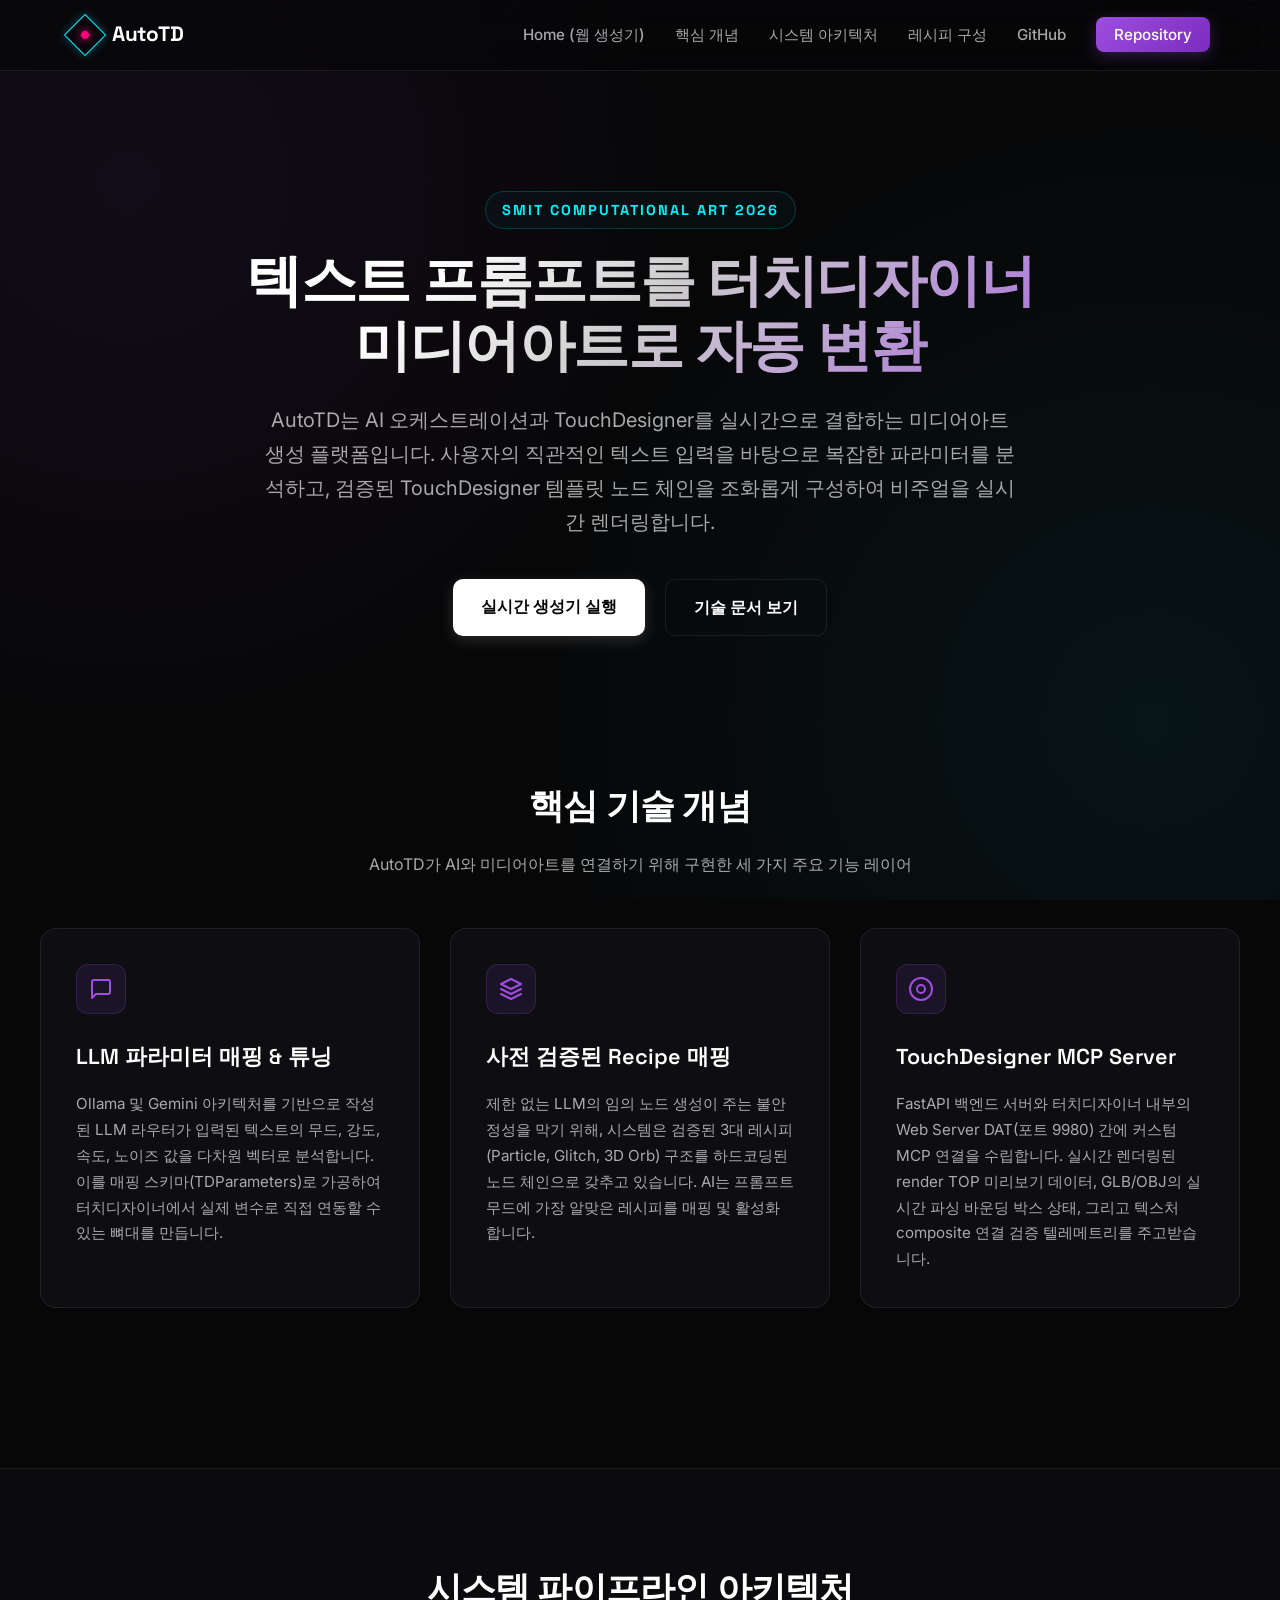
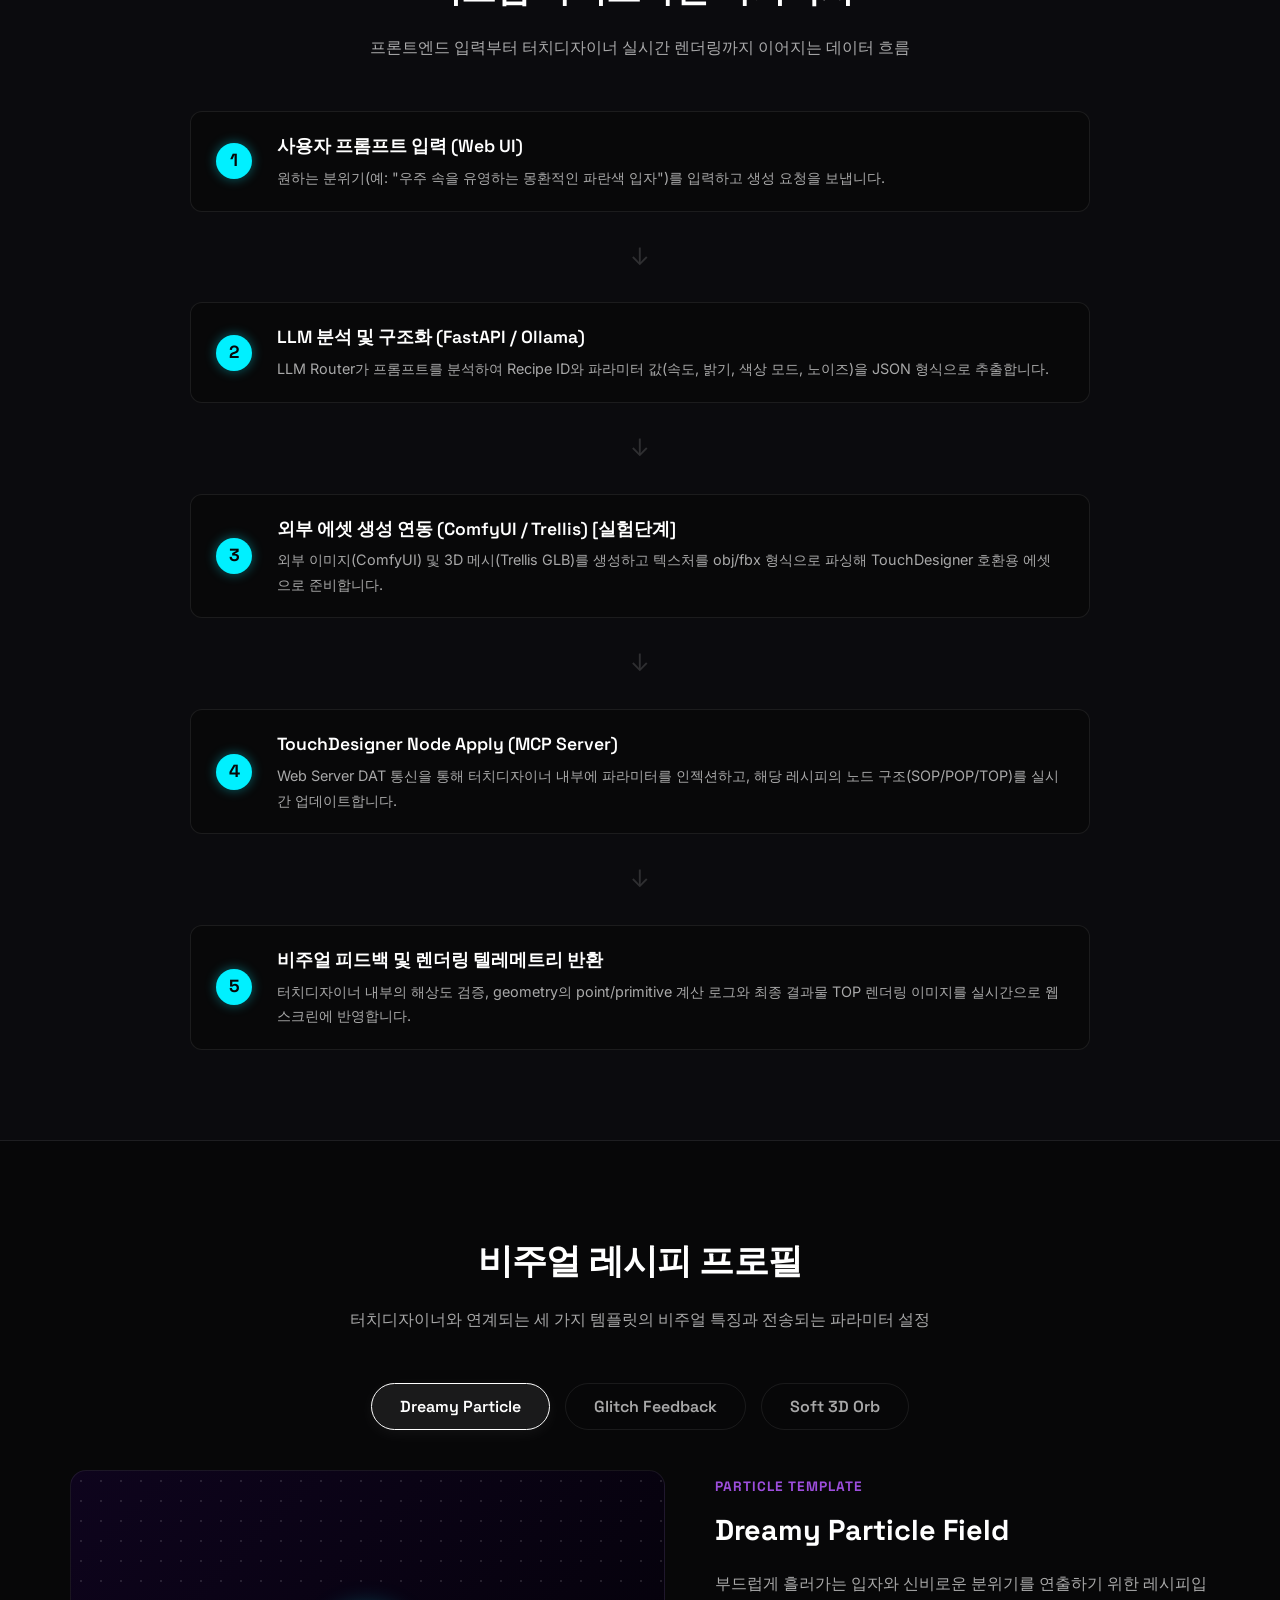
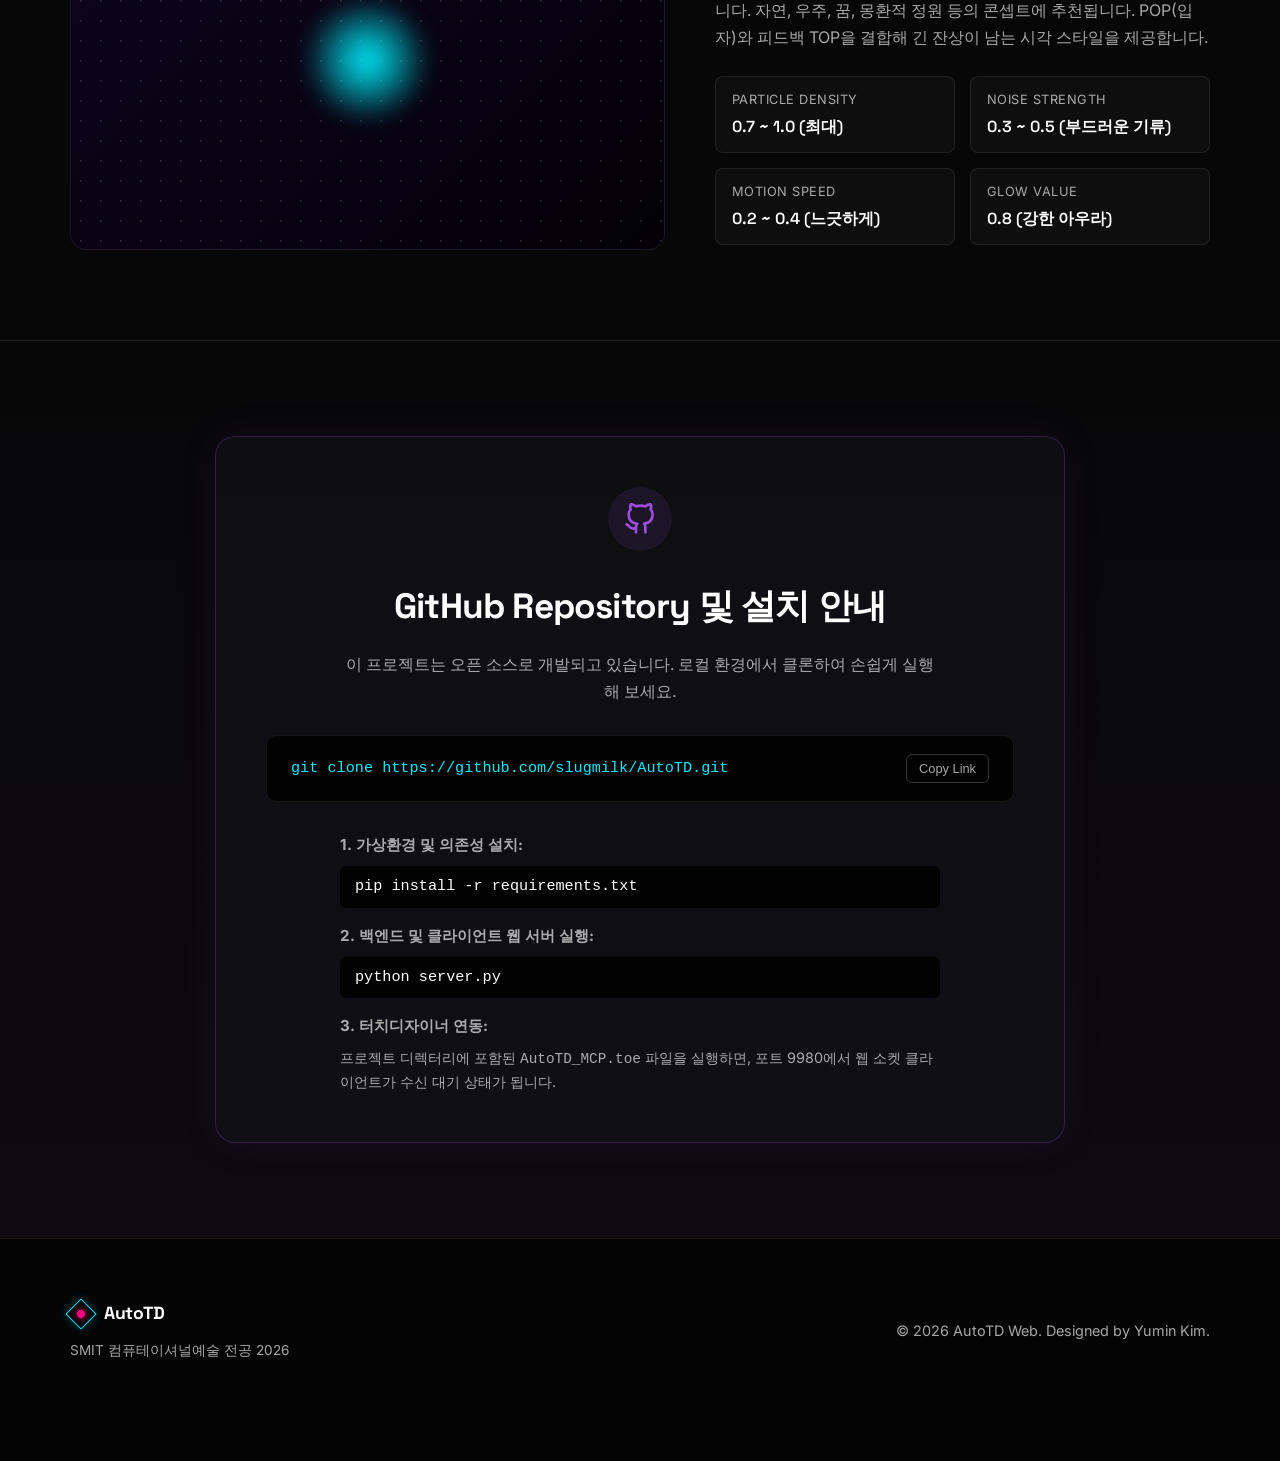
<file: info.html>
<!DOCTYPE html>
<html lang="ko">
<head>
  <meta charset="UTF-8" />
  <meta name="viewport" content="width=device-width, initial-scale=1.0" />
  <title>AutoTD - AI 기반 터치디자이너 미디어아트 생성 플랫폼</title>
  <meta name="description" content="텍스트 프롬프트를 분석하여 TouchDesigner 실시간 미디어아트 넷워크를 제어하고 비주얼을 생성하는 AI 오케스트레이터 플랫폼, AutoTD의 기술 설명서 및 소개 사이트입니다." />
  
  <!-- Google Fonts -->
  <link rel="preconnect" href="https://fonts.googleapis.com" />
  <link rel="preconnect" href="https://fonts.gstatic.com" crossorigin />
  <link href="https://fonts.googleapis.com/css2?family=Inter:wght@300;400;500;600;700;800&family=Space+Grotesk:wght@300;400;500;600;700;800&display=swap" rel="stylesheet" />

  <style>
    :root {
      --bg-dark: #070708;
      --bg-dark-card: rgba(18, 18, 24, 0.7);
      --accent-purple: #9d4edd;
      --accent-pink: #ff007f;
      --accent-cyan: #00f0ff;
      --accent-green: #39ff14;
      --text-primary: #ffffff;
      --text-secondary: rgba(255, 255, 255, 0.65);
      --border-glow: rgba(157, 78, 221, 0.25);
      --border-line: rgba(255, 255, 255, 0.08);
      --font-body: 'Inter', sans-serif;
      --font-head: 'Space Grotesk', sans-serif;
      --transition: all 0.3s cubic-bezier(0.25, 0.8, 0.25, 1);
    }

    * {
      box-sizing: border-box;
      margin: 0;
      padding: 0;
    }

    html {
      scroll-behavior: smooth;
    }

    body {
      font-family: var(--font-body);
      background-color: var(--bg-dark);
      background-image: 
        radial-gradient(circle at 10% 20%, rgba(157, 78, 221, 0.08) 0%, transparent 40%),
        radial-gradient(circle at 90% 80%, rgba(0, 240, 255, 0.06) 0%, transparent 45%);
      background-attachment: fixed;
      color: var(--text-primary);
      line-height: 1.7;
      overflow-x: hidden;
    }

    /* Selection */
    ::selection {
      background: var(--accent-purple);
      color: #fff;
    }

    /* Container */
    .container {
      max-width: 1200px;
      margin: 0 auto;
      padding: 0 30px;
    }

    /* Header & Navigation */
    header {
      position: sticky;
      top: 0;
      z-index: 100;
      background: rgba(7, 7, 8, 0.7);
      backdrop-filter: blur(16px);
      border-bottom: 1px solid var(--border-line);
      transition: var(--transition);
    }

    .nav-inner {
      display: flex;
      justify-content: space-between;
      align-items: center;
      height: 70px;
    }

    .logo {
      display: flex;
      align-items: center;
      gap: 12px;
      text-decoration: none;
      color: #fff;
      font-family: var(--font-head);
      font-weight: 700;
      font-size: 1.3rem;
      letter-spacing: -0.5px;
    }

    .logo-icon {
      position: relative;
      width: 30px;
      height: 30px;
      border: 1.5px solid var(--accent-cyan);
      transform: rotate(45deg);
      display: flex;
      align-items: center;
      justify-content: center;
      box-shadow: 0 0 10px rgba(0, 240, 255, 0.3);
    }

    .logo-icon::after {
      content: '';
      position: absolute;
      width: 8px;
      height: 8px;
      background: var(--accent-pink);
      border-radius: 50%;
      box-shadow: 0 0 8px var(--accent-pink);
    }

    .nav-links {
      display: flex;
      gap: 30px;
      list-style: none;
    }

    .nav-links a {
      color: var(--text-secondary);
      text-decoration: none;
      font-size: 0.95rem;
      font-weight: 500;
      transition: var(--transition);
    }

    .nav-links a:hover {
      color: var(--accent-cyan);
      text-shadow: 0 0 8px rgba(0, 240, 255, 0.4);
    }

    .btn-github {
      background: linear-gradient(135deg, var(--accent-purple), #7b2cbf);
      color: #fff !important;
      padding: 8px 18px;
      border-radius: 8px;
      font-weight: 600;
      box-shadow: 0 4px 15px rgba(157, 78, 221, 0.3);
    }

    .btn-github:hover {
      transform: translateY(-2px);
      box-shadow: 0 6px 20px rgba(157, 78, 221, 0.5);
    }

    /* Hero Section */
    .hero {
      position: relative;
      padding: 120px 0 80px 0;
      text-align: center;
    }

    .hero-tag {
      font-family: var(--font-head);
      font-weight: 700;
      font-size: 0.9rem;
      color: var(--accent-cyan);
      text-transform: uppercase;
      letter-spacing: 2px;
      margin-bottom: 20px;
      display: inline-block;
      padding: 6px 16px;
      border: 1px solid rgba(0, 240, 255, 0.2);
      border-radius: 30px;
      background: rgba(0, 240, 255, 0.03);
    }

    .hero-title {
      font-family: var(--font-head);
      font-size: 3.5rem;
      font-weight: 800;
      line-height: 1.15;
      letter-spacing: -1.5px;
      margin-bottom: 25px;
      background: linear-gradient(135deg, #fff 30%, rgba(255, 255, 255, 0.8) 50%, var(--accent-purple) 100%);
      -webkit-background-clip: text;
      -webkit-text-fill-color: transparent;
    }

    .hero-desc {
      font-size: 1.25rem;
      color: var(--text-secondary);
      max-width: 750px;
      margin: 0 auto 40px auto;
    }

    .hero-buttons {
      display: flex;
      justify-content: center;
      gap: 20px;
    }

    .btn-primary {
      padding: 14px 28px;
      border-radius: 10px;
      background: #fff;
      color: var(--bg-dark);
      text-decoration: none;
      font-weight: 600;
      transition: var(--transition);
      box-shadow: 0 4px 15px rgba(255, 255, 255, 0.15);
    }

    .btn-primary:hover {
      transform: translateY(-2px);
      box-shadow: 0 6px 25px rgba(255, 255, 255, 0.3);
    }

    .btn-secondary {
      padding: 14px 28px;
      border-radius: 10px;
      background: transparent;
      color: #fff;
      text-decoration: none;
      font-weight: 600;
      border: 1px solid var(--border-line);
      transition: var(--transition);
    }

    .btn-secondary:hover {
      background: rgba(255, 255, 255, 0.05);
      border-color: rgba(255, 255, 255, 0.25);
    }

    /* Core Concept Cards */
    .section-title {
      font-family: var(--font-head);
      font-size: 2.2rem;
      font-weight: 700;
      text-align: center;
      margin-bottom: 15px;
      letter-spacing: -0.8px;
    }

    .section-subtitle {
      text-align: center;
      color: var(--text-secondary);
      max-width: 600px;
      margin: 0 auto 50px auto;
    }

    .concept-grid {
      display: grid;
      grid-template-columns: repeat(auto-fit, minmax(320px, 1fr));
      gap: 30px;
      margin-bottom: 100px;
    }

    .card {
      background: var(--bg-dark-card);
      border: 1px solid var(--border-line);
      border-radius: 16px;
      padding: 35px;
      backdrop-filter: blur(10px);
      transition: var(--transition);
      position: relative;
      overflow: hidden;
    }

    .card::before {
      content: '';
      position: absolute;
      top: 0; left: 0; width: 100%; height: 2px;
      background: linear-gradient(90deg, transparent, var(--accent-purple), transparent);
      opacity: 0;
      transition: var(--transition);
    }

    .card:hover {
      transform: translateY(-5px);
      border-color: rgba(157, 78, 221, 0.3);
      box-shadow: 0 10px 30px rgba(157, 78, 221, 0.1);
    }

    .card:hover::before {
      opacity: 1;
    }

    .card-icon {
      width: 50px;
      height: 50px;
      border-radius: 12px;
      background: rgba(157, 78, 221, 0.1);
      border: 1px solid rgba(157, 78, 221, 0.2);
      display: flex;
      align-items: center;
      justify-content: center;
      margin-bottom: 25px;
      color: var(--accent-purple);
    }

    .card-title {
      font-family: var(--font-head);
      font-size: 1.35rem;
      font-weight: 600;
      margin-bottom: 15px;
    }

    .card-text {
      color: var(--text-secondary);
      font-size: 0.95rem;
    }

    /* Architecture Diagram Section */
    .arch-section {
      background: rgba(18, 18, 24, 0.4);
      border-top: 1px solid var(--border-line);
      border-bottom: 1px solid var(--border-line);
      padding: 90px 0;
      position: relative;
    }

    .flowchart {
      display: flex;
      flex-direction: column;
      gap: 30px;
      max-width: 900px;
      margin: 50px auto 0 auto;
      position: relative;
    }

    .flow-step {
      display: flex;
      align-items: center;
      background: rgba(7, 7, 8, 0.6);
      border: 1px solid var(--border-line);
      border-radius: 12px;
      padding: 20px 25px;
      position: relative;
      transition: var(--transition);
    }

    .flow-step:hover {
      border-color: var(--accent-cyan);
      background: rgba(0, 240, 255, 0.02);
      box-shadow: 0 0 15px rgba(0, 240, 255, 0.05);
    }

    .flow-num {
      width: 36px;
      height: 36px;
      background: var(--accent-cyan);
      color: var(--bg-dark);
      border-radius: 50%;
      display: flex;
      align-items: center;
      justify-content: center;
      font-family: var(--font-head);
      font-weight: 700;
      font-size: 1.1rem;
      margin-right: 25px;
      flex-shrink: 0;
      box-shadow: 0 0 12px rgba(0, 240, 255, 0.4);
    }

    .flow-info {
      flex-grow: 1;
    }

    .flow-title {
      font-family: var(--font-head);
      font-weight: 600;
      font-size: 1.1rem;
      margin-bottom: 4px;
    }

    .flow-desc {
      font-size: 0.9rem;
      color: var(--text-secondary);
    }

    .flow-arrow {
      text-align: center;
      font-size: 1.5rem;
      color: rgba(255, 255, 255, 0.15);
      margin: -5px 0;
    }

    /* Recipes Showcases */
    .recipes-section {
      padding: 90px 0;
    }

    .tabs {
      display: flex;
      justify-content: center;
      gap: 15px;
      margin-bottom: 40px;
    }

    .tab-btn {
      padding: 12px 28px;
      border: 1px solid var(--border-line);
      background: transparent;
      color: var(--text-secondary);
      border-radius: 30px;
      font-family: var(--font-head);
      font-weight: 600;
      font-size: 1rem;
      cursor: pointer;
      transition: var(--transition);
    }

    .tab-btn:hover {
      color: #fff;
      border-color: rgba(255, 255, 255, 0.2);
    }

    .tab-btn.active {
      color: #fff;
      background: rgba(255, 255, 255, 0.08);
      border-color: #fff;
      box-shadow: 0 4px 15px rgba(255, 255, 255, 0.05);
    }

    .recipe-pane {
      display: none;
      grid-template-columns: 1.2fr 1fr;
      gap: 50px;
      align-items: center;
    }

    .recipe-pane.active {
      display: grid;
    }

    .recipe-visual {
      height: 380px;
      border-radius: 16px;
      background: #111;
      border: 1px solid var(--border-line);
      position: relative;
      overflow: hidden;
      display: flex;
      align-items: center;
      justify-content: center;
    }

    /* Interactive visuals corresponding to recipes */
    .visual-glow {
      position: absolute;
      width: 150px;
      height: 150px;
      border-radius: 50%;
      background: radial-gradient(circle, var(--accent-purple) 0%, transparent 70%);
      filter: blur(10px);
      animation: pulse 4s infinite alternate;
    }

    /* Recipe visual dynamic styling */
    .recipe-pane[data-recipe="particle"] .recipe-visual {
      background: linear-gradient(135deg, #0e041d 0%, #030107 100%);
    }
    .recipe-pane[data-recipe="particle"] .visual-glow {
      background: radial-gradient(circle, var(--accent-cyan) 0%, transparent 60%);
      animation: float-particle 6s infinite ease-in-out;
    }
    .recipe-pane[data-recipe="particle"] .visual-dots {
      position: absolute;
      width: 100%;
      height: 100%;
      background-image: radial-gradient(circle, rgba(255,255,255,0.4) 1px, transparent 1px);
      background-size: 20px 20px;
      opacity: 0.3;
    }

    .recipe-pane[data-recipe="glitch"] .recipe-visual {
      background: linear-gradient(135deg, #1d0412 0%, #070104 100%);
    }
    .recipe-pane[data-recipe="glitch"] .visual-glow {
      background: radial-gradient(circle, var(--accent-pink) 0%, transparent 60%);
      animation: jitter 0.2s infinite;
    }
    .recipe-pane[data-recipe="glitch"] .visual-lines {
      position: absolute;
      top: 0; left: 0; width: 100%; height: 100%;
      background: repeating-linear-gradient(0deg, rgba(255, 0, 127, 0.08) 0px, rgba(255, 0, 127, 0.08) 2px, transparent 2px, transparent 4px);
    }

    .recipe-pane[data-recipe="3d"] .recipe-visual {
      background: linear-gradient(135deg, #04191d 0%, #010607 100%);
    }
    .recipe-pane[data-recipe="3d"] .visual-glow {
      background: radial-gradient(circle, var(--accent-purple) 0%, transparent 60%);
      animation: orbit 8s infinite linear;
    }
    .recipe-pane[data-recipe="3d"] .visual-cube {
      width: 100px;
      height: 100px;
      border: 1.5px solid var(--accent-cyan);
      position: absolute;
      transform: rotateX(45deg) rotateY(45deg);
      animation: spin-cube 10s infinite linear;
      box-shadow: 0 0 20px rgba(0, 240, 255, 0.2);
    }

    .recipe-info h3 {
      font-family: var(--font-head);
      font-size: 1.8rem;
      font-weight: 700;
      margin-bottom: 15px;
    }

    .recipe-tag {
      color: var(--accent-purple);
      font-family: var(--font-head);
      font-weight: 700;
      text-transform: uppercase;
      font-size: 0.85rem;
      letter-spacing: 1px;
      margin-bottom: 8px;
      display: block;
    }

    .recipe-desc {
      color: var(--text-secondary);
      margin-bottom: 25px;
    }

    .recipe-params-list {
      display: grid;
      grid-template-columns: 1fr 1fr;
      gap: 15px;
    }

    .param-item {
      background: rgba(255, 255, 255, 0.03);
      border: 1px solid var(--border-line);
      border-radius: 8px;
      padding: 12px 16px;
    }

    .param-label {
      font-size: 0.8rem;
      color: var(--text-secondary);
      text-transform: uppercase;
      letter-spacing: 0.5px;
    }

    .param-value {
      font-family: var(--font-head);
      font-weight: 600;
      font-size: 1rem;
      margin-top: 2px;
    }

    /* Git Clone Section */
    .git-section {
      background: linear-gradient(180deg, transparent, rgba(157, 78, 221, 0.04));
      padding: 95px 0;
      border-top: 1px solid var(--border-line);
    }

    .git-box {
      background: var(--bg-dark-card);
      border: 1px solid var(--border-glow);
      border-radius: 20px;
      padding: 50px;
      text-align: center;
      max-width: 850px;
      margin: 0 auto;
      box-shadow: 0 0 40px rgba(157, 78, 221, 0.08);
      position: relative;
    }

    .git-icon {
      width: 64px;
      height: 64px;
      background: rgba(157, 78, 221, 0.1);
      border-radius: 50%;
      display: flex;
      align-items: center;
      justify-content: center;
      margin: 0 auto 25px auto;
      color: var(--accent-purple);
    }

    .code-block {
      background: #020203;
      border: 1px solid var(--border-line);
      border-radius: 10px;
      padding: 18px 24px;
      display: flex;
      justify-content: space-between;
      align-items: center;
      margin: 30px 0;
      font-family: 'Courier New', Courier, monospace;
      font-size: 0.95rem;
      text-align: left;
    }

    .code-text {
      color: var(--accent-cyan);
    }

    .btn-copy {
      background: transparent;
      border: 1px solid rgba(255, 255, 255, 0.2);
      color: var(--text-secondary);
      padding: 6px 12px;
      border-radius: 6px;
      cursor: pointer;
      font-size: 0.8rem;
      transition: var(--transition);
    }

    .btn-copy:hover {
      background: rgba(255, 255, 255, 0.06);
      color: #fff;
      border-color: rgba(255, 255, 255, 0.4);
    }

    /* Footer */
    footer {
      background: #040405;
      padding: 60px 0;
      border-top: 1px solid var(--border-line);
      color: var(--text-secondary);
      font-size: 0.9rem;
    }

    .footer-inner {
      display: flex;
      justify-content: space-between;
      align-items: center;
      margin-bottom: 40px;
    }

    .footer-copy {
      font-size: 0.85rem;
    }

    /* Keyframes Animations */
    @keyframes pulse {
      0% { transform: scale(0.9); opacity: 0.5; }
      100% { transform: scale(1.1); opacity: 0.8; }
    }

    @keyframes float-particle {
      0% { transform: translate(-20px, -20px) scale(0.8); }
      50% { transform: translate(30px, 40px) scale(1.2); }
      100% { transform: translate(-20px, -20px) scale(0.8); }
    }

    @keyframes jitter {
      0% { transform: translate(0, 0) scale(1); }
      20% { transform: translate(-3px, 2px) scale(1.02); }
      40% { transform: translate(2px, -3px) scale(0.98); }
      60% { transform: translate(-1px, 2px) scale(1.01); }
      80% { transform: translate(3px, 1px) scale(0.99); }
      100% { transform: translate(0, 0) scale(1); }
    }

    @keyframes orbit {
      0% { transform: rotate(0deg) translateX(40px) rotate(0deg); }
      100% { transform: rotate(360deg) translateX(40px) rotate(-360deg); }
    }

    @keyframes spin-cube {
      0% { transform: rotateX(0deg) rotateY(0deg) rotateZ(0deg); }
      100% { transform: rotateX(360deg) rotateY(360deg) rotateZ(360deg); }
    }

    /* Responsive */
    @media (max-width: 992px) {
      .recipe-pane {
        grid-template-columns: 1fr;
        gap: 30px;
      }
      .recipe-visual {
        height: 280px;
      }
      .hero-title {
        font-size: 2.8rem;
      }
    }

    @media (max-width: 768px) {
      .nav-links {
        display: none;
      }
      .hero-title {
        font-size: 2.3rem;
      }
      .git-box {
        padding: 30px 20px;
      }
      .code-block {
        flex-direction: column;
        gap: 15px;
        align-items: flex-start;
      }
      .btn-copy {
        align-self: flex-end;
      }
    }
  </style>
</head>
<body>

  <!-- Navigation -->
  <header>
    <div class="container nav-inner">
      <a href="index.html" class="logo">
        <div class="logo-icon"></div>
        <span>AutoTD</span>
      </a>
      <ul class="nav-links">
        <li><a href="generator.html">Home (웹 생성기)</a></li>
        <li><a href="#concepts">핵심 개념</a></li>
        <li><a href="#architecture">시스템 아키텍처</a></li>
        <li><a href="#recipes">레시피 구성</a></li>
        <li><a href="#git">GitHub</a></li>
        <li><a href="https://github.com/slugmilk/AutoTD" class="btn-github" target="_blank">Repository</a></li>
      </ul>
    </div>
  </header>

  <!-- Hero Section -->
  <section class="hero">
    <div class="container">
      <div class="hero-tag">SMIT Computational Art 2026</div>
      <h1 class="hero-title">텍스트 프롬프트를 터치디자이너<br/>미디어아트로 자동 변환</h1>
      <p class="hero-desc">
        AutoTD는 AI 오케스트레이션과 TouchDesigner를 실시간으로 결합하는 미디어아트 생성 플랫폼입니다. 사용자의 직관적인 텍스트 입력을 바탕으로 복잡한 파라미터를 분석하고, 검증된 TouchDesigner 템플릿 노드 체인을 조화롭게 구성하여 비주얼을 실시간 렌더링합니다.
      </p>
      <div class="hero-buttons">
        <a href="generator.html" class="btn-primary">실시간 생성기 실행</a>
        <a href="#architecture" class="btn-secondary">기술 문서 보기</a>
      </div>
    </div>
  </section>

  <!-- Core Concepts Section -->
  <section class="container" id="concepts" style="padding: 60px 0;">
    <h2 class="section-title">핵심 기술 개념</h2>
    <p class="section-subtitle">AutoTD가 AI와 미디어아트를 연결하기 위해 구현한 세 가지 주요 기능 레이어</p>
    
    <div class="concept-grid">
      <!-- Card 1 -->
      <div class="card">
        <div class="card-icon">
          <svg width="24" height="24" viewBox="0 0 24 24" fill="none" stroke="currentColor" stroke-width="2" stroke-linecap="round" stroke-linejoin="round"><path d="M21 15a2 2 0 0 1-2 2H7l-4 4V5a2 2 0 0 1 2-2h14a2 2 0 0 1 2 2z"></path></svg>
        </div>
        <h3 class="card-title">LLM 파라미터 매핑 & 튜닝</h3>
        <p class="card-text">
          Ollama 및 Gemini 아키텍처를 기반으로 작성된 LLM 라우터가 입력된 텍스트의 무드, 강도, 속도, 노이즈 값을 다차원 벡터로 분석합니다. 이를 매핑 스키마(TDParameters)로 가공하여 터치디자이너에서 실제 변수로 직접 연동할 수 있는 뼈대를 만듭니다.
        </p>
      </div>
      <!-- Card 2 -->
      <div class="card">
        <div class="card-icon">
          <svg width="24" height="24" viewBox="0 0 24 24" fill="none" stroke="currentColor" stroke-width="2" stroke-linecap="round" stroke-linejoin="round"><polygon points="12 2 2 7 12 12 22 7 12 2"></polygon><polyline points="2 17 12 22 22 17"></polyline><polyline points="2 12 12 17 22 12"></polyline></svg>
        </div>
        <h3 class="card-title">사전 검증된 Recipe 매핑</h3>
        <p class="card-text">
          제한 없는 LLM의 임의 노드 생성이 주는 불안정성을 막기 위해, 시스템은 검증된 3대 레시피(Particle, Glitch, 3D Orb) 구조를 하드코딩된 노드 체인으로 갖추고 있습니다. AI는 프롬프트 무드에 가장 알맞은 레시피를 매핑 및 활성화합니다.
        </p>
      </div>
      <!-- Card 3 -->
      <div class="card">
        <div class="card-icon">
          <svg width="24" height="24" viewBox="0 0 24 24" fill="none" stroke="currentColor" stroke-width="2" stroke-linecap="round" stroke-linejoin="round"><path d="M23 12a11 11 0 1 1-22 0 11 11 0 0 1 22 0z"></path><path d="M16 12a4 4 0 1 1-8 0 4 4 0 0 1 8 0z"></path></svg>
        </div>
        <h3 class="card-title">TouchDesigner MCP Server</h3>
        <p class="card-text">
          FastAPI 백엔드 서버와 터치디자이너 내부의 Web Server DAT(포트 9980) 간에 커스텀 MCP 연결을 수립합니다. 실시간 렌더링된 render TOP 미리보기 데이터, GLB/OBJ의 실시간 파싱 바운딩 박스 상태, 그리고 텍스처 composite 연결 검증 텔레메트리를 주고받습니다.
        </p>
      </div>
    </div>
  </section>

  <!-- Architecture Section -->
  <section class="arch-section" id="architecture">
    <div class="container">
      <h2 class="section-title">시스템 파이프라인 아키텍처</h2>
      <p class="section-subtitle">프론트엔드 입력부터 터치디자이너 실시간 렌더링까지 이어지는 데이터 흐름</p>
      
      <div class="flowchart">
        <div class="flow-step">
          <div class="flow-num">1</div>
          <div class="flow-info">
            <h4 class="flow-title">사용자 프롬프트 입력 (Web UI)</h4>
            <p class="flow-desc">원하는 분위기(예: "우주 속을 유영하는 몽환적인 파란색 입자")를 입력하고 생성 요청을 보냅니다.</p>
          </div>
        </div>
        <div class="flow-arrow">↓</div>
        <div class="flow-step">
          <div class="flow-num">2</div>
          <div class="flow-info">
            <h4 class="flow-title">LLM 분석 및 구조화 (FastAPI / Ollama)</h4>
            <p class="flow-desc">LLM Router가 프롬프트를 분석하여 Recipe ID와 파라미터 값(속도, 밝기, 색상 모드, 노이즈)을 JSON 형식으로 추출합니다.</p>
          </div>
        </div>
        <div class="flow-arrow">↓</div>
        <div class="flow-step">
          <div class="flow-num">3</div>
          <div class="flow-info">
            <h4 class="flow-title">외부 에셋 생성 연동 (ComfyUI / Trellis) [실험단계]</h4>
            <p class="flow-desc">외부 이미지(ComfyUI) 및 3D 메시(Trellis GLB)를 생성하고 텍스처를 obj/fbx 형식으로 파싱해 TouchDesigner 호환용 에셋으로 준비합니다.</p>
          </div>
        </div>
        <div class="flow-arrow">↓</div>
        <div class="flow-step">
          <div class="flow-num">4</div>
          <div class="flow-info">
            <h4 class="flow-title">TouchDesigner Node Apply (MCP Server)</h4>
            <p class="flow-desc">Web Server DAT 통신을 통해 터치디자이너 내부에 파라미터를 인젝션하고, 해당 레시피의 노드 구조(SOP/POP/TOP)를 실시간 업데이트합니다.</p>
          </div>
        </div>
        <div class="flow-arrow">↓</div>
        <div class="flow-step">
          <div class="flow-num">5</div>
          <div class="flow-info">
            <h4 class="flow-title">비주얼 피드백 및 렌더링 텔레메트리 반환</h4>
            <p class="flow-desc">터치디자이너 내부의 해상도 검증, geometry의 point/primitive 계산 로그와 최종 결과물 TOP 렌더링 이미지를 실시간으로 웹 스크린에 반영합니다.</p>
          </div>
        </div>
      </div>
    </div>
  </section>

  <!-- Recipes Section -->
  <section class="recipes-section" id="recipes">
    <div class="container">
      <h2 class="section-title">비주얼 레시피 프로필</h2>
      <p class="section-subtitle">터치디자이너와 연계되는 세 가지 템플릿의 비주얼 특징과 전송되는 파라미터 설정</p>

      <div class="tabs">
        <button class="tab-btn active" onclick="switchRecipe('particle')">Dreamy Particle</button>
        <button class="tab-btn" onclick="switchRecipe('glitch')">Glitch Feedback</button>
        <button class="tab-btn" onclick="switchRecipe('3d')">Soft 3D Orb</button>
      </div>

      <!-- Particle -->
      <div class="recipe-pane active" id="recipe-particle" data-recipe="particle">
        <div class="recipe-visual">
          <div class="visual-dots"></div>
          <div class="visual-glow"></div>
        </div>
        <div class="recipe-info">
          <span class="recipe-tag">Particle Template</span>
          <h3>Dreamy Particle Field</h3>
          <p class="recipe-desc">
            부드럽게 흘러가는 입자와 신비로운 분위기를 연출하기 위한 레시피입니다. 자연, 우주, 꿈, 몽환적 정원 등의 콘셉트에 추천됩니다. POP(입자)와 피드백 TOP을 결합해 긴 잔상이 남는 시각 스타일을 제공합니다.
          </p>
          <div class="recipe-params-list">
            <div class="param-item">
              <div class="param-label">Particle Density</div>
              <div class="param-value">0.7 ~ 1.0 (최대)</div>
            </div>
            <div class="param-item">
              <div class="param-label">Noise Strength</div>
              <div class="param-value">0.3 ~ 0.5 (부드러운 기류)</div>
            </div>
            <div class="param-item">
              <div class="param-label">Motion Speed</div>
              <div class="param-value">0.2 ~ 0.4 (느긋하게)</div>
            </div>
            <div class="param-item">
              <div class="param-label">Glow Value</div>
              <div class="param-value">0.8 (강한 아우라)</div>
            </div>
          </div>
        </div>
      </div>

      <!-- Glitch -->
      <div class="recipe-pane" id="recipe-glitch" data-recipe="glitch">
        <div class="recipe-visual">
          <div class="visual-lines"></div>
          <div class="visual-glow"></div>
        </div>
        <div class="recipe-info">
          <span class="recipe-tag">Feedback Template</span>
          <h3>Glitch Feedback Field</h3>
          <p class="recipe-desc">
            격렬한 피드백 루프와 디지털 왜곡 현상(글리치)을 동반한 테크니컬 스타일입니다. 사이버펑크, 네온, 카오스, 일렉트로닉 비주얼 등의 다이내믹한 텍스트에 매핑됩니다.
          </p>
          <div class="recipe-params-list">
            <div class="param-item">
              <div class="param-label">Feedback Opacity</div>
              <div class="param-value">0.92 ~ 0.97 (긴 잔상)</div>
            </div>
            <div class="param-item">
              <div class="param-label">Noise Strength</div>
              <div class="param-value">0.8 ~ 1.0 (강렬한 난류)</div>
            </div>
            <div class="param-item">
              <div class="param-label">Motion Speed</div>
              <div class="param-value">0.7 ~ 0.9 (빠른 변화)</div>
            </div>
            <div class="param-item">
              <div class="param-label">Color Preset</div>
              <div class="param-value">Neon / Cool (강렬한 대비)</div>
            </div>
          </div>
        </div>
      </div>

      <!-- 3D Orb -->
      <div class="recipe-pane" id="recipe-3d" data-recipe="3d">
        <div class="recipe-visual">
          <div class="visual-cube"></div>
          <div class="visual-glow"></div>
        </div>
        <div class="recipe-info">
          <span class="recipe-tag">3D Geometry Template</span>
          <h3>Soft 3D Orb</h3>
          <p class="recipe-desc">
            회전하는 3D 지오메트리 조형과 조명, 은은한 기하학적 배치를 사용하는 조각상 및 오브제 스타일입니다. 미니멀, 조각, 3D 구체, 가상 건축 등의 미학을 구현합니다.
          </p>
          <div class="recipe-params-list">
            <div class="param-item">
              <div class="param-label">Geometry Bounds</div>
              <div class="param-value">Auto Normalize (원점 고정)</div>
            </div>
            <div class="param-item">
              <div class="param-label">Rotation Speed</div>
              <div class="param-value">0.3 ~ 0.5 (일정한 회전)</div>
            </div>
            <div class="param-item">
              <div class="param-label">Light Strength</div>
              <div class="param-value">0.6 (부드러운 음영)</div>
            </div>
            <div class="param-item">
              <div class="param-label">File Type</div>
              <div class="param-value">OBJ / GLB (자동 변환 지원)</div>
            </div>
          </div>
        </div>
      </div>
    </div>
  </section>

  <!-- Git Section -->
  <section class="git-section" id="git">
    <div class="container">
      <div class="git-box">
        <div class="git-icon">
          <svg width="32" height="32" viewBox="0 0 24 24" fill="none" stroke="currentColor" stroke-width="2" stroke-linecap="round" stroke-linejoin="round"><path d="M9 19c-5 1.5-5-2.5-7-3m14 6v-3.87a3.37 3.37 0 0 0-.94-2.61c3.14-.35 6.44-1.54 6.44-7A5.44 5.44 0 0 0 20 4.77 5.07 5.07 0 0 0 19.91 1S18.73.65 16 2.48a13.38 13.38 0 0 0-7 0C6.27.65 5.09 1 5.09 1A5.07 5.07 0 0 0 5 4.77a5.44 5.44 0 0 0-1.5 3.78c0 5.42 3.3 6.61 6.44 7A3.37 3.37 0 0 0 9 18.13V22"></path></svg>
        </div>
        <h2 class="section-title">GitHub Repository 및 설치 안내</h2>
        <p class="section-subtitle" style="margin-bottom: 15px;">이 프로젝트는 오픈 소스로 개발되고 있습니다. 로컬 환경에서 클론하여 손쉽게 실행해 보세요.</p>
        
        <div class="code-block">
          <span class="code-text" id="git-command">git clone https://github.com/slugmilk/AutoTD.git</span>
          <button class="btn-copy" onclick="copyGitCommand()">Copy Link</button>
        </div>
        
        <div style="text-align: left; max-width: 600px; margin: 0 auto; color: var(--text-secondary); font-size: 0.95rem;">
          <p style="margin-bottom: 8px;"><strong>1. 가상환경 및 의존성 설치:</strong></p>
          <code style="display:block; background:#020203; padding:8px 15px; border-radius:6px; font-family:monospace; margin-bottom:15px; color:#fff;">pip install -r requirements.txt</code>
          
          <p style="margin-bottom: 8px;"><strong>2. 백엔드 및 클라이언트 웹 서버 실행:</strong></p>
          <code style="display:block; background:#020203; padding:8px 15px; border-radius:6px; font-family:monospace; margin-bottom:15px; color:#fff;">python server.py</code>
          
          <p style="margin-bottom: 8px;"><strong>3. 터치디자이너 연동:</strong></p>
          <span style="display:block; font-size:0.9rem; line-height: 1.5;">프로젝트 디렉터리에 포함된 <code>AutoTD_MCP.toe</code> 파일을 실행하면, 포트 9980에서 웹 소켓 클라이언트가 수신 대기 상태가 됩니다.</span>
        </div>
      </div>
    </div>
  </section>

  <!-- Footer -->
  <footer>
    <div class="container">
      <div class="footer-inner">
        <div>
          <a href="#" class="logo" style="margin-bottom: 10px;">
            <div class="logo-icon" style="width:22px; height:22px;"></div>
            <span style="font-size:1.1rem;">AutoTD</span>
          </a>
          <p class="footer-copy">SMIT 컴퓨테이셔널예술 전공 2026</p>
        </div>
        <div style="text-align: right;">
          <p>© 2026 AutoTD Web. Designed by Yumin Kim.</p>
        </div>
      </div>
    </div>
  </footer>

  <script>
    // Tab switching logic
    function switchRecipe(recipeId) {
      // Deactivate all tab buttons
      const buttons = document.querySelectorAll('.tab-btn');
      buttons.forEach(btn => btn.classList.remove('active'));
      
      // Deactivate all panes
      const panes = document.querySelectorAll('.recipe-pane');
      panes.forEach(pane => pane.classList.remove('active'));
      
      // Find targets
      const activeBtn = Array.from(buttons).find(btn => btn.innerText.toLowerCase().includes(recipeId));
      if (activeBtn) activeBtn.classList.add('active');
      
      const activePane = document.getElementById(`recipe-${recipeId}`);
      if (activePane) activePane.classList.add('active');
    }

    // Command copy logic
    function copyGitCommand() {
      const commandText = document.getElementById('git-command').innerText;
      navigator.clipboard.writeText(commandText).then(() => {
        const copyBtn = document.querySelector('.btn-copy');
        copyBtn.innerText = 'Copied!';
        copyBtn.style.borderColor = 'var(--accent-green)';
        copyBtn.style.color = 'var(--accent-green)';
        
        setTimeout(() => {
          copyBtn.innerText = 'Copy Link';
          copyBtn.style.borderColor = 'rgba(255, 255, 255, 0.2)';
          copyBtn.style.color = 'var(--text-secondary)';
        }, 2000);
      });
    }
  </script>
</body>
</html>
</file>
<file: style.css>
/* ═══════════════════════════════════════
   AutoTD Web — Main Stylesheet
   ═══════════════════════════════════════ */

*, *::before, *::after {
  box-sizing: border-box;
  margin: 0;
  padding: 0;
}

:root {
  --bg-dark: #0a0a0a;
  --bg-dark2: #111111;
  --bg-light: #f5f5f5;
  --bg-white: #ffffff;
  --text-primary: #ffffff;
  --text-secondary: rgba(255,255,255,0.6);
  --text-dark: #0a0a0a;
  --text-dark2: #333333;
  --accent: #ffffff;
  --accent-glow: rgba(255,255,255,0.15);
  --border: rgba(255,255,255,0.1);
  --border-dark: rgba(0,0,0,0.12);
  --font-body: 'Inter', sans-serif;
  --font-head: 'Space Grotesk', sans-serif;
  --radius: 12px;
  --radius-lg: 20px;
  --transition: 0.25s cubic-bezier(0.4, 0, 0.2, 1);
}

html {
  scroll-behavior: smooth;
}

body {
  font-family: var(--font-body);
  background: var(--bg-dark);
  color: var(--text-primary);
  line-height: 1.6;
  overflow-x: hidden;
}

/* ── Scrollbar ── */
::-webkit-scrollbar { width: 6px; }
::-webkit-scrollbar-track { background: var(--bg-dark); }
::-webkit-scrollbar-thumb { background: rgba(255,255,255,0.2); border-radius: 3px; }

/* ── Utility ── */
.container {
  max-width: 1280px;
  margin: 0 auto;
  padding: 0 40px;
}

@media (max-width: 768px) {
  .container { padding: 0 20px; }
}

/* ═══════════════════════════════════════
   NAVBAR
   ═══════════════════════════════════════ */
.navbar {
  position: fixed;
  top: 0; left: 0; right: 0;
  z-index: 1000;
  padding: 0 40px;
  transition: background var(--transition), backdrop-filter var(--transition);
}

.navbar.scrolled {
  background: rgba(10, 10, 10, 0.85);
  backdrop-filter: blur(20px);
  border-bottom: 1px solid var(--border);
}

.nav-inner {
  max-width: 1280px;
  margin: 0 auto;
  height: 64px;
  display: flex;
  align-items: center;
  justify-content: space-between;
}

.nav-logo {
  display: flex;
  align-items: center;
  gap: 10px;
  text-decoration: none;
  color: var(--text-primary);
  font-family: var(--font-head);
  font-weight: 600;
  font-size: 16px;
  letter-spacing: -0.3px;
}

.nav-logo svg { flex-shrink: 0; }

.nav-links {
  display: flex;
  align-items: center;
  gap: 36px;
}

.nav-link {
  color: var(--text-secondary);
  text-decoration: none;
  font-size: 14px;
  font-weight: 500;
  transition: color var(--transition);
}
.nav-link:hover { color: var(--text-primary); }

.btn-signin {
  padding: 8px 20px;
  border: 1px solid var(--border);
  border-radius: 8px;
  color: var(--text-primary);
  text-decoration: none;
  font-size: 14px;
  font-weight: 500;
  transition: background var(--transition), border-color var(--transition);
}
.btn-signin:hover {
  background: rgba(255,255,255,0.1);
  border-color: rgba(255,255,255,0.3);
}

.nav-hamburger {
  display: none;
  flex-direction: column;
  gap: 5px;
  background: none;
  border: none;
  cursor: pointer;
  padding: 4px;
}
.nav-hamburger span {
  display: block;
  width: 22px;
  height: 2px;
  background: white;
  border-radius: 2px;
  transition: var(--transition);
}

/* Mobile Menu */
.mobile-menu {
  display: none;
  position: fixed;
  top: 64px; left: 0; right: 0;
  background: rgba(10,10,10,0.95);
  backdrop-filter: blur(20px);
  border-bottom: 1px solid var(--border);
  flex-direction: column;
  padding: 20px;
  z-index: 999;
  gap: 4px;
}
.mobile-menu.open { display: flex; }
.mobile-link {
  padding: 12px 16px;
  color: var(--text-secondary);
  text-decoration: none;
  font-size: 15px;
  border-radius: 8px;
  transition: background var(--transition), color var(--transition);
}
.mobile-link:hover, .mobile-link.sign {
  background: rgba(255,255,255,0.06);
  color: white;
}

@media (max-width: 768px) {
  .nav-links { display: none; }
  .nav-hamburger { display: flex; }
  .navbar { padding: 0 20px; }
}

/* ═══════════════════════════════════════
   HERO
   ═══════════════════════════════════════ */
.hero {
  position: relative;
  min-height: 100vh;
  display: flex;
  flex-direction: column;
  align-items: center;
  justify-content: center;
  overflow: hidden;
  background: #050505;
}

#particle-canvas {
  position: absolute;
  inset: 0;
  width: 100%;
  height: 100%;
  pointer-events: none;
}

.hero-grid {
  position: relative;
  z-index: 2;
  width: 100%;
  max-width: 1280px;
  margin: 0 auto;
  padding: 100px 40px 60px;
  display: grid;
  grid-template-columns: 1fr 1fr;
  gap: 60px;
  align-items: start;
}

@media (max-width: 1024px) {
  .hero-grid {
    grid-template-columns: 1fr;
    gap: 40px;
    padding: 100px 20px 60px;
  }
}

.hero-badge {
  display: inline-flex;
  align-items: center;
  gap: 8px;
  font-size: 12px;
  color: var(--text-secondary);
  letter-spacing: 0.05em;
  text-transform: uppercase;
  margin-bottom: 20px;
}

.badge-dot {
  width: 6px;
  height: 6px;
  border-radius: 50%;
  background: white;
  animation: pulse 2s infinite;
}

@keyframes pulse {
  0%, 100% { opacity: 1; transform: scale(1); }
  50% { opacity: 0.4; transform: scale(0.8); }
}

.hero-title {
  font-family: var(--font-head);
  font-size: clamp(52px, 7vw, 88px);
  font-weight: 800;
  line-height: 0.95;
  letter-spacing: -4px;
  color: white;
  margin-bottom: 20px;
}

.hero-subtitle {
  font-size: 16px;
  color: var(--text-secondary);
  line-height: 1.6;
  margin-bottom: 32px;
}

/* Prompt Box */
.prompt-box {
  background: rgba(255,255,255,0.04);
  border: 1px solid rgba(255,255,255,0.12);
  border-radius: var(--radius);
  padding: 16px;
  margin-bottom: 12px;
  position: relative;
  transition: border-color var(--transition);
}
.prompt-box:focus-within {
  border-color: rgba(255,255,255,0.35);
  background: rgba(255,255,255,0.06);
}

.prompt-textarea {
  width: 100%;
  min-height: 120px;
  background: none;
  border: none;
  outline: none;
  color: white;
  font-family: var(--font-body);
  font-size: 14px;
  line-height: 1.6;
  resize: none;
}
.prompt-textarea::placeholder { color: rgba(255,255,255,0.3); }

.prompt-count {
  text-align: right;
  font-size: 11px;
  color: rgba(255,255,255,0.25);
  margin-top: 8px;
}

.source-options {
  display: grid;
  grid-template-columns: 1fr 1fr;
  gap: 8px;
  margin: 12px 0 14px;
}

.source-check {
  display: flex;
  gap: 10px;
  align-items: center;
  min-height: 52px;
  padding: 10px 12px;
  background: rgba(255,255,255,0.035);
  border: 1px solid rgba(255,255,255,0.1);
  border-radius: 8px;
  cursor: pointer;
  color: rgba(255,255,255,0.78);
}

.source-check input {
  width: 16px;
  height: 16px;
  accent-color: #ffffff;
  flex: 0 0 auto;
}

.source-check span {
  display: flex;
  flex-direction: column;
  gap: 2px;
  min-width: 0;
}

.source-check strong {
  font-size: 12px;
  font-weight: 600;
}

.source-check em {
  color: rgba(255,255,255,0.42);
  font-size: 11px;
  font-style: normal;
}

.source-check:has(input:checked) {
  background: rgba(255,255,255,0.1);
  border-color: rgba(255,255,255,0.34);
}

.source-check.source-ready {
  opacity: 1;
  pointer-events: auto;
  border-color: rgba(255,255,255,0.18);
}

.source-check.source-ready em {
  color: rgba(120, 255, 180, 0.78);
}

/* Generate Button */
.btn-generate {
  width: 100%;
  display: flex;
  align-items: center;
  justify-content: center;
  gap: 10px;
  padding: 16px 24px;
  background: white;
  color: #0a0a0a;
  border: none;
  border-radius: var(--radius);
  font-family: var(--font-head);
  font-size: 16px;
  font-weight: 600;
  cursor: pointer;
  transition: transform var(--transition), box-shadow var(--transition), background var(--transition);
  margin-bottom: 28px;
  letter-spacing: -0.3px;
}
.btn-generate:hover {
  transform: translateY(-2px);
  box-shadow: 0 8px 32px rgba(255,255,255,0.2);
}
.btn-generate:active { transform: translateY(0); }

/* Options */
.options-label {
  font-size: 10px;
  letter-spacing: 0.12em;
  color: rgba(255,255,255,0.3);
  text-transform: uppercase;
  margin-bottom: 10px;
}

.options-grid {
  display: grid;
  grid-template-columns: 1fr 1fr;
  gap: 8px;
  margin-bottom: 8px;
}

.option-item {
  position: relative;
  display: flex;
  align-items: center;
  gap: 8px;
  padding: 10px 12px;
  background: rgba(255,255,255,0.04);
  border: 1px solid rgba(255,255,255,0.08);
  border-radius: 8px;
  cursor: pointer;
  transition: background var(--transition), border-color var(--transition);
  user-select: none;
}
.option-item:hover {
  background: rgba(255,255,255,0.08);
  border-color: rgba(255,255,255,0.15);
}

.option-item svg { color: rgba(255,255,255,0.5); flex-shrink: 0; }
.opt-name { font-size: 12px; color: rgba(255,255,255,0.4); flex-shrink: 0; }
.opt-value { font-size: 12px; color: white; font-weight: 500; flex: 1; }

.option-wide { grid-column: span 2; }

/* Dropdown */
.dropdown {
  display: none;
  position: absolute;
  top: calc(100% + 6px);
  left: 0; right: 0;
  background: #1a1a1a;
  border: 1px solid rgba(255,255,255,0.12);
  border-radius: 8px;
  overflow: hidden;
  z-index: 100;
  box-shadow: 0 8px 24px rgba(0,0,0,0.5);
}
.dropdown.open { display: block; }
.dropdown-item {
  padding: 10px 14px;
  font-size: 13px;
  color: rgba(255,255,255,0.6);
  cursor: pointer;
  transition: background var(--transition), color var(--transition);
}
.dropdown-item:hover { background: rgba(255,255,255,0.06); color: white; }
.dropdown-item.active { color: white; font-weight: 600; }

/* Preview Panel */
.hero-right {
  position: sticky;
  top: 80px;
}

.preview-panel {
  background: #111;
  border: 1px solid rgba(255,255,255,0.1);
  border-radius: var(--radius-lg);
  overflow: hidden;
  box-shadow: 0 24px 80px rgba(0,0,0,0.6);
}

.preview-inner {
  position: relative;
  aspect-ratio: 16/10;
  background: #050505;
  overflow: hidden;
}

#preview-image,
#preview-canvas {
  position: absolute;
  inset: 0;
  width: 100%;
  height: 100%;
}

#preview-image {
  object-fit: cover;
  display: block;
  background: #050505;
}

#preview-image[hidden],
#preview-canvas[hidden] {
  display: none !important;
}

.preview-overlay {
  position: absolute;
  inset: 0;
  display: flex;
  align-items: center;
  justify-content: center;
  transition: opacity var(--transition);
}
.preview-overlay.hidden { opacity: 0; pointer-events: none; }

.preview-idle-msg {
  text-align: center;
  color: rgba(255,255,255,0.2);
}
.preview-idle-msg p {
  font-size: 13px;
  margin-top: 10px;
}

.export-bar {
  display: flex;
  align-items: center;
  gap: 0;
  padding: 12px 16px;
  border-top: 1px solid rgba(255,255,255,0.08);
  background: #0d0d0d;
}

.export-label {
  font-size: 10px;
  letter-spacing: 0.1em;
  color: rgba(255,255,255,0.25);
  flex: 1;
}

.export-btn {
  display: flex;
  flex-direction: column;
  align-items: center;
  gap: 2px;
  padding: 8px 20px;
  background: rgba(255,255,255,0.06);
  border: 1px solid rgba(255,255,255,0.1);
  border-radius: 8px;
  color: white;
  cursor: pointer;
  transition: background var(--transition);
  margin-left: 8px;
  font-family: var(--font-body);
}
.export-btn:hover { background: rgba(255,255,255,0.12); }

.runtime-panel {
  margin-top: 12px;
  background: #0b0b0b;
  border: 1px solid rgba(255,255,255,0.1);
  border-radius: 12px;
  padding: 14px;
}

.runtime-row {
  display: flex;
  justify-content: space-between;
  gap: 16px;
  align-items: baseline;
  padding: 6px 0;
  color: rgba(255,255,255,0.42);
  font-size: 12px;
}

.runtime-row strong {
  color: rgba(255,255,255,0.82);
  font-weight: 500;
  text-align: right;
}

.source-list {
  display: flex;
  flex-direction: column;
  gap: 8px;
  margin: 6px 0 10px;
}

.source-empty {
  border: 1px solid rgba(255,255,255,0.08);
  border-radius: 8px;
  padding: 10px;
  color: rgba(255,255,255,0.38);
  font-size: 12px;
}

.source-item {
  display: flex;
  gap: 10px;
  align-items: center;
  border: 1px solid rgba(255,255,255,0.08);
  border-radius: 8px;
  padding: 8px;
  background: rgba(255,255,255,0.03);
}

.source-thumb {
  width: 68px;
  height: 48px;
  object-fit: cover;
  border-radius: 6px;
  background: #000;
  flex-shrink: 0;
}

.source-meta {
  min-width: 0;
  display: flex;
  flex-direction: column;
  gap: 3px;
}

.source-meta strong {
  color: rgba(255,255,255,0.86);
  font-size: 12px;
  font-weight: 500;
}

.source-meta span {
  color: rgba(255,255,255,0.34);
  font-size: 11px;
  overflow: hidden;
  text-overflow: ellipsis;
  white-space: nowrap;
}

.source-facts {
  display: flex;
  flex-wrap: wrap;
  gap: 4px 8px;
  margin-top: 5px;
}

.source-facts span {
  color: rgba(255,255,255,0.46);
  font-size: 11px;
  white-space: nowrap;
}

.source-item.failed {
  border-color: rgba(255,120,120,0.35);
}

.source-item.loaded {
  border-color: rgba(255,255,255,0.24);
}

.td-plan-text {
  max-height: 180px;
  overflow: auto;
  margin-top: 6px;
  padding: 10px;
  border: 1px solid rgba(255,255,255,0.08);
  border-radius: 8px;
  background: #050505;
  color: rgba(255,255,255,0.62);
  font: 11px/1.55 ui-monospace, SFMono-Regular, Menlo, Consolas, monospace;
  white-space: pre-wrap;
}
.export-btn span { font-size: 13px; font-weight: 600; }
.export-btn small { font-size: 10px; color: rgba(255,255,255,0.4); }

/* Scroll Hint */
.scroll-hint {
  position: absolute;
  bottom: 32px;
  left: 50%;
  transform: translateX(-50%);
  display: flex;
  flex-direction: column;
  align-items: center;
  gap: 8px;
  z-index: 2;
  animation: bounce 2s infinite;
}
.scroll-hint span {
  font-size: 11px;
  color: rgba(255,255,255,0.25);
  letter-spacing: 0.1em;
  text-transform: uppercase;
}
.scroll-line {
  width: 1px;
  height: 40px;
  background: linear-gradient(to bottom, transparent, rgba(255,255,255,0.3));
}

@keyframes bounce {
  0%, 100% { transform: translateX(-50%) translateY(0); }
  50% { transform: translateX(-50%) translateY(6px); }
}

/* ═══════════════════════════════════════
   SECTIONS
   ═══════════════════════════════════════ */
.section {
  padding: 120px 0;
}

.section-dark {
  background: var(--bg-dark);
  color: white;
}

.section-light {
  background: var(--bg-white);
  color: var(--text-dark);
}

.section-tag {
  display: inline-block;
  font-size: 11px;
  font-weight: 700;
  letter-spacing: 0.14em;
  text-transform: uppercase;
  color: rgba(255,255,255,0.4);
  margin-bottom: 20px;
}
.section-tag.dark { color: rgba(0,0,0,0.35); }

.section-title {
  font-family: var(--font-head);
  font-size: clamp(28px, 3.5vw, 48px);
  font-weight: 700;
  line-height: 1.15;
  letter-spacing: -1.5px;
  color: white;
  margin-bottom: 20px;
}
.section-title.dark { color: var(--text-dark); }
.section-title.center { text-align: center; }

.section-sub {
  font-size: 15px;
  line-height: 1.7;
  max-width: 800px;
}
.section-sub.dark { color: rgba(0,0,0,0.55); }
.section-sub.center { margin: 0 auto; text-align: center; }

.section-body {
  font-size: 15px;
  line-height: 1.8;
  color: var(--text-secondary);
  margin-bottom: 16px;
}
.section-body.highlight-text {
  color: rgba(255,255,255,0.8);
  font-style: italic;
}

.divider {
  width: 40px;
  height: 2px;
  background: rgba(255,255,255,0.2);
  margin-bottom: 28px;
}
.divider.dark { background: rgba(0,0,0,0.15); }
.divider.center { margin: 20px auto 40px; }

/* ── Two Column Layout ── */
.two-col {
  display: grid;
  grid-template-columns: 1fr 1fr;
  gap: 80px;
  align-items: center;
}

@media (max-width: 1024px) {
  .two-col {
    grid-template-columns: 1fr;
    gap: 40px;
  }
}

/* Mockup Card */
.col-visual {
  display: flex;
  justify-content: center;
}

.mockup-card {
  width: 100%;
  max-width: 380px;
  background: #111;
  border: 1px solid rgba(255,255,255,0.1);
  border-radius: var(--radius-lg);
  overflow: hidden;
  box-shadow: 0 40px 80px rgba(0,0,0,0.5);
}

.mockup-bar {
  display: flex;
  align-items: center;
  gap: 6px;
  padding: 12px 16px;
  background: #1a1a1a;
  border-bottom: 1px solid rgba(255,255,255,0.08);
}
.dot {
  width: 10px;
  height: 10px;
  border-radius: 50%;
}
.dot.red { background: #ff5f57; }
.dot.yellow { background: #febc2e; }
.dot.green { background: #28c840; }
.mockup-title {
  font-size: 12px;
  color: rgba(255,255,255,0.4);
  margin-left: auto;
  margin-right: auto;
}

.mockup-body {
  padding: 20px;
}

.mockup-prompt-box {
  background: rgba(255,255,255,0.04);
  border: 1px solid rgba(255,255,255,0.08);
  border-radius: 10px;
  padding: 14px;
  position: relative;
  margin-bottom: 12px;
}
.mockup-prompt-text {
  font-size: 13px;
  color: rgba(255,255,255,0.7);
  line-height: 1.6;
  margin-bottom: 12px;
}
.mockup-counter {
  font-size: 10px;
  color: rgba(255,255,255,0.2);
  float: right;
}
.mockup-send {
  position: absolute;
  bottom: 10px;
  right: 10px;
  width: 28px;
  height: 28px;
  background: white;
  border: none;
  border-radius: 6px;
  display: flex;
  align-items: center;
  justify-content: center;
  cursor: pointer;
}

.mockup-tabs {
  display: flex;
  gap: 8px;
}
.mockup-tab {
  padding: 6px 12px;
  border-radius: 6px;
  font-size: 12px;
  cursor: pointer;
  color: rgba(255,255,255,0.4);
  transition: background var(--transition), color var(--transition);
}
.mockup-tab.active {
  background: rgba(255,255,255,0.08);
  color: white;
}

/* ═══════════════════════════════════════
   PROBLEMS
   ═══════════════════════════════════════ */
.problem-grid {
  display: grid;
  grid-template-columns: 1fr 1fr;
  gap: 24px;
  margin-top: 48px;
}

@media (max-width: 768px) {
  .problem-grid { grid-template-columns: 1fr; }
}

.problem-card {
  background: white;
  border: 1px solid rgba(0,0,0,0.08);
  border-radius: var(--radius-lg);
  padding: 32px;
  box-shadow: 0 4px 24px rgba(0,0,0,0.06);
  transition: transform var(--transition), box-shadow var(--transition);
}
.problem-card:hover {
  transform: translateY(-4px);
  box-shadow: 0 12px 40px rgba(0,0,0,0.12);
}

.problem-icon {
  width: 56px;
  height: 56px;
  background: #f0f0f0;
  border-radius: 14px;
  display: flex;
  align-items: center;
  justify-content: center;
  margin-bottom: 20px;
  color: #333;
}

.problem-title {
  font-family: var(--font-head);
  font-size: 18px;
  font-weight: 700;
  color: #0a0a0a;
  margin-bottom: 12px;
  letter-spacing: -0.3px;
}

.problem-desc {
  font-size: 14px;
  line-height: 1.7;
  color: rgba(0,0,0,0.55);
  margin-bottom: 20px;
}

.problem-link {
  display: flex;
  align-items: center;
  gap: 6px;
  font-size: 13px;
  font-weight: 600;
  color: #0a0a0a;
  cursor: pointer;
  text-decoration: underline;
  text-underline-offset: 3px;
}

/* ═══════════════════════════════════════
   WHY AUTOTD
   ═══════════════════════════════════════ */
.why-grid {
  display: grid;
  grid-template-columns: 1fr 1fr;
  gap: 80px;
  align-items: start;
}

@media (max-width: 1024px) {
  .why-grid {
    grid-template-columns: 1fr;
    gap: 40px;
  }
}

.feature-cards {
  display: flex;
  flex-direction: column;
  gap: 16px;
}

.feature-card {
  background: rgba(255,255,255,0.04);
  border: 1px solid rgba(255,255,255,0.08);
  border-radius: var(--radius);
  padding: 24px;
  transition: background var(--transition), border-color var(--transition);
}
.feature-card:hover {
  background: rgba(255,255,255,0.07);
  border-color: rgba(255,255,255,0.15);
}

.feature-num {
  font-size: 11px;
  letter-spacing: 0.1em;
  color: rgba(255,255,255,0.25);
  margin-bottom: 8px;
  font-weight: 700;
}

.feature-card h4 {
  font-family: var(--font-head);
  font-size: 17px;
  font-weight: 700;
  margin-bottom: 8px;
  letter-spacing: -0.3px;
}

.feature-card p {
  font-size: 14px;
  line-height: 1.7;
  color: var(--text-secondary);
}

/* ═══════════════════════════════════════
   HOW IT WORKS (Pipeline Steps)
   ═══════════════════════════════════════ */
.pipeline-steps {
  display: flex;
  align-items: stretch;
  gap: 0;
  margin-top: 48px;
  overflow-x: auto;
  padding-bottom: 8px;
}

.pipeline-step {
  display: flex;
  align-items: center;
  gap: 0;
  flex: 1;
  min-width: 200px;
}

.step-card {
  flex: 1;
  background: white;
  border: 1px solid rgba(0,0,0,0.08);
  border-radius: var(--radius-lg);
  padding: 28px 20px;
  text-align: center;
  transition: transform var(--transition), box-shadow var(--transition);
  position: relative;
}
.step-card:hover {
  transform: translateY(-6px);
  box-shadow: 0 20px 60px rgba(0,0,0,0.12);
}

.step-num {
  position: absolute;
  top: -14px;
  left: 50%;
  transform: translateX(-50%);
  width: 28px;
  height: 28px;
  background: #0a0a0a;
  color: white;
  border-radius: 50%;
  display: flex;
  align-items: center;
  justify-content: center;
  font-size: 12px;
  font-weight: 700;
  font-family: var(--font-head);
}

.step-icon {
  color: #0a0a0a;
  display: flex;
  justify-content: center;
  margin-bottom: 14px;
  margin-top: 6px;
}

.step-card h3 {
  font-family: var(--font-head);
  font-size: 11px;
  font-weight: 800;
  letter-spacing: 0.08em;
  text-transform: uppercase;
  color: #0a0a0a;
  margin-bottom: 8px;
  line-height: 1.3;
}

.step-card p {
  font-size: 12px;
  line-height: 1.6;
  color: rgba(0,0,0,0.5);
}

.step-arrow {
  font-size: 20px;
  color: rgba(0,0,0,0.2);
  padding: 0 8px;
  flex-shrink: 0;
  align-self: center;
}

/* MVP Box */
.mvp-box {
  background: #0a0a0a;
  border-radius: var(--radius-lg);
  padding: 48px;
  margin-top: 60px;
  color: white;
}

.mvp-tag {
  display: inline-block;
  padding: 4px 12px;
  background: rgba(255,255,255,0.1);
  border-radius: 20px;
  font-size: 11px;
  font-weight: 700;
  letter-spacing: 0.1em;
  text-transform: uppercase;
  color: rgba(255,255,255,0.6);
  margin-bottom: 16px;
}

.mvp-box h3 {
  font-family: var(--font-head);
  font-size: 24px;
  font-weight: 700;
  letter-spacing: -0.5px;
  margin-bottom: 16px;
}

.mvp-box > p {
  font-size: 15px;
  line-height: 1.8;
  color: rgba(255,255,255,0.55);
  margin-bottom: 28px;
  max-width: 720px;
}

.mvp-features {
  display: flex;
  flex-wrap: wrap;
  gap: 12px;
}

.mvp-feature {
  display: flex;
  align-items: center;
  gap: 8px;
  padding: 8px 16px;
  border-radius: 8px;
  font-size: 13px;
}
.mvp-feature.included {
  background: rgba(34, 197, 94, 0.1);
  border: 1px solid rgba(34, 197, 94, 0.2);
  color: rgba(255,255,255,0.8);
}
.mvp-feature.excluded {
  background: rgba(255,255,255,0.04);
  border: 1px solid rgba(255,255,255,0.08);
  color: rgba(255,255,255,0.3);
  text-decoration: line-through;
}

/* ═══════════════════════════════════════
   TECHNOLOGY
   ═══════════════════════════════════════ */
.tech-grid {
  display: grid;
  grid-template-columns: 1fr 1fr;
  gap: 80px;
  align-items: start;
  margin-top: 48px;
}

@media (max-width: 1024px) {
  .tech-grid { grid-template-columns: 1fr; gap: 40px; }
}

.tech-desc p {
  font-size: 15px;
  line-height: 1.8;
  color: var(--text-secondary);
  margin-bottom: 16px;
}

.tech-stack {
  display: flex;
  flex-direction: column;
  align-items: flex-start;
}

.tech-layer {
  width: 100%;
}

.layer-pill {
  display: inline-block;
  padding: 10px 24px;
  background: rgba(255,255,255,0.08);
  border: 1px solid rgba(255,255,255,0.12);
  border-radius: 50px;
  font-family: var(--font-head);
  font-size: 14px;
  font-weight: 600;
  color: white;
  margin-bottom: 8px;
  transition: background var(--transition);
  cursor: default;
}
.layer-pill:hover {
  background: rgba(255,255,255,0.14);
}

.layer-desc {
  font-size: 13px;
  color: rgba(255,255,255,0.35);
  padding-left: 12px;
  margin-bottom: 4px;
}

.layer-connector {
  width: 1px;
  height: 24px;
  background: rgba(255,255,255,0.1);
  margin-left: 36px;
  margin-top: 4px;
  margin-bottom: 4px;
}

/* ═══════════════════════════════════════
   SYSTEM PIPELINE
   ═══════════════════════════════════════ */
.sys-pipeline {
  display: flex;
  flex-direction: column;
  gap: 24px;
  margin-top: 48px;
}

.sys-row, .sys-mid-row, .sys-bottom-row {
  display: flex;
  align-items: center;
  gap: 12px;
  flex-wrap: wrap;
}

.sys-node {
  background: white;
  border: 1px solid rgba(0,0,0,0.1);
  border-radius: var(--radius);
  padding: 20px;
  position: relative;
  flex: 1;
  min-width: 160px;
  transition: box-shadow var(--transition), transform var(--transition);
}
.sys-node:hover {
  box-shadow: 0 8px 32px rgba(0,0,0,0.1);
  transform: translateY(-2px);
}

.sys-node.templates {
  min-width: 220px;
}

.sys-node-num {
  position: absolute;
  top: -10px;
  left: 16px;
  width: 22px;
  height: 22px;
  background: #0a0a0a;
  color: white;
  border-radius: 50%;
  display: flex;
  align-items: center;
  justify-content: center;
  font-size: 10px;
  font-weight: 800;
}

.sys-node-title {
  font-family: var(--font-head);
  font-size: 12px;
  font-weight: 700;
  color: #0a0a0a;
  margin-bottom: 4px;
  line-height: 1.3;
}

.sys-node-sub {
  font-size: 11px;
  color: rgba(0,0,0,0.4);
  line-height: 1.4;
}

.sys-chips {
  display: flex;
  flex-direction: column;
  gap: 4px;
  margin-top: 10px;
}
.sys-chip {
  display: inline-block;
  padding: 3px 8px;
  background: rgba(0,0,0,0.04);
  border: 1px solid rgba(0,0,0,0.08);
  border-radius: 4px;
  font-size: 10px;
  color: rgba(0,0,0,0.5);
}

.template-chips {
  display: flex;
  flex-wrap: wrap;
  gap: 4px;
  margin-top: 8px;
}
.tmpl-chip {
  padding: 3px 8px;
  background: rgba(0,0,0,0.06);
  border: 1px solid rgba(0,0,0,0.1);
  border-radius: 4px;
  font-size: 10px;
  font-weight: 600;
  color: rgba(0,0,0,0.6);
}

.sys-arrow {
  font-size: 18px;
  color: rgba(0,0,0,0.2);
  flex-shrink: 0;
  font-weight: 300;
}

.sys-col-gen {
  display: flex;
  flex-direction: column;
  gap: 8px;
  flex: 1;
}

.td-sub-nodes {
  display: flex;
  flex-direction: column;
  gap: 8px;
  margin-top: 8px;
}

.td-sub {
  background: rgba(0,0,0,0.04);
  border-radius: 6px;
  padding: 8px;
}

.td-sub-title {
  font-size: 11px;
  font-weight: 700;
  color: #0a0a0a;
  margin-bottom: 2px;
}
.td-sub-desc {
  font-size: 10px;
  color: rgba(0,0,0,0.4);
  line-height: 1.4;
}

.sys-outputs {
  display: flex;
  flex-direction: column;
  gap: 8px;
}

.sys-out {
  display: flex;
  align-items: center;
  gap: 10px;
  padding: 12px 16px;
  background: white;
  border: 1px solid rgba(0,0,0,0.1);
  border-radius: 8px;
  color: #0a0a0a;
  min-width: 180px;
}
.sys-out svg { color: rgba(0,0,0,0.5); flex-shrink: 0; }
.sys-out span {
  font-size: 13px;
  font-weight: 700;
  color: #0a0a0a;
  flex: 1;
}
.sys-out small {
  font-size: 10px;
  color: rgba(0,0,0,0.35);
}

/* ═══════════════════════════════════════
   TIMELINE
   ═══════════════════════════════════════ */
.timeline-grid {
  display: grid;
  grid-template-columns: repeat(4, 1fr);
  gap: 20px;
  margin-top: 48px;
}

@media (max-width: 1024px) {
  .timeline-grid {
    grid-template-columns: repeat(2, 1fr);
  }
}

@media (max-width: 600px) {
  .timeline-grid {
    grid-template-columns: 1fr;
  }
}

.week-card {
  background: rgba(255,255,255,0.04);
  border: 1px solid rgba(255,255,255,0.08);
  border-radius: var(--radius-lg);
  padding: 28px 24px;
  transition: background var(--transition), border-color var(--transition);
}
.week-card:hover {
  background: rgba(255,255,255,0.07);
  border-color: rgba(255,255,255,0.14);
}

.week-label {
  font-family: var(--font-head);
  font-size: 18px;
  font-weight: 700;
  color: white;
  margin-bottom: 16px;
  letter-spacing: -0.5px;
}

.week-card ul {
  list-style: none;
  display: flex;
  flex-direction: column;
  gap: 8px;
}

.week-card li {
  font-size: 13px;
  color: rgba(255,255,255,0.55);
  line-height: 1.5;
  padding-left: 14px;
  position: relative;
}
.week-card li::before {
  content: '•';
  position: absolute;
  left: 0;
  color: rgba(255,255,255,0.2);
}
.week-card li.done {
  color: rgba(255,255,255,0.25);
  text-decoration: line-through;
}

/* ═══════════════════════════════════════
   EXPECTED IMPACT
   ═══════════════════════════════════════ */
.impact-section {
  position: relative;
  background: #050505;
  overflow: hidden;
  color: white;
}

.impact-bg {
  position: absolute;
  inset: 0;
  background: radial-gradient(ellipse at 50% 100%, rgba(255,255,255,0.04) 0%, transparent 70%);
  pointer-events: none;
}

.impact-title {
  max-width: 700px;
}

.impact-content {
  margin-top: 48px;
}

.impact-desc {
  font-size: 17px;
  line-height: 1.8;
  color: rgba(255,255,255,0.65);
  max-width: 800px;
  margin-bottom: 48px;
}

.impact-points {
  display: flex;
  flex-direction: column;
  gap: 32px;
  margin-bottom: 48px;
}

.impact-point {
  display: flex;
  gap: 20px;
  align-items: flex-start;
}

.impact-icon {
  width: 52px;
  height: 52px;
  background: rgba(255,255,255,0.08);
  border-radius: 14px;
  display: flex;
  align-items: center;
  justify-content: center;
  flex-shrink: 0;
  border: 1px solid rgba(255,255,255,0.1);
}

.impact-point h4 {
  font-family: var(--font-head);
  font-size: 17px;
  font-weight: 700;
  margin-bottom: 6px;
  letter-spacing: -0.3px;
}

.impact-point p {
  font-size: 14px;
  line-height: 1.7;
  color: rgba(255,255,255,0.5);
}

.impact-closing {
  font-size: 16px;
  line-height: 1.8;
  color: rgba(255,255,255,0.4);
  font-style: italic;
  border-top: 1px solid rgba(255,255,255,0.08);
  padding-top: 32px;
  max-width: 760px;
}

/* ═══════════════════════════════════════
   FOOTER
   ═══════════════════════════════════════ */
.footer {
  background: #000;
  border-top: 1px solid rgba(255,255,255,0.06);
  padding: 64px 0 40px;
}

.footer-inner {
  display: flex;
  justify-content: space-between;
  gap: 48px;
  margin-bottom: 48px;
}

.footer-brand {
  max-width: 280px;
}

.footer-brand .nav-logo {
  margin-bottom: 14px;
}

.footer-brand p {
  font-size: 13px;
  color: rgba(255,255,255,0.3);
  line-height: 1.7;
}

.footer-links {
  display: flex;
  gap: 64px;
}

.footer-col {
  display: flex;
  flex-direction: column;
  gap: 12px;
}

.footer-col h5 {
  font-family: var(--font-head);
  font-size: 12px;
  font-weight: 700;
  letter-spacing: 0.1em;
  text-transform: uppercase;
  color: rgba(255,255,255,0.3);
  margin-bottom: 4px;
}

.footer-col a {
  text-decoration: none;
  font-size: 14px;
  color: rgba(255,255,255,0.5);
  transition: color var(--transition);
}
.footer-col a:hover { color: white; }

.footer-bottom {
  display: flex;
  justify-content: space-between;
  align-items: center;
  border-top: 1px solid rgba(255,255,255,0.06);
  padding-top: 24px;
}

.footer-bottom p {
  font-size: 12px;
  color: rgba(255,255,255,0.2);
}

@media (max-width: 768px) {
  .footer-inner {
    flex-direction: column;
    gap: 32px;
  }
  .footer-links {
    gap: 32px;
    flex-wrap: wrap;
  }
  .footer-bottom {
    flex-direction: column;
    gap: 8px;
    text-align: center;
  }
}

/* ═══════════════════════════════════════
   GENERATION MODAL
   ═══════════════════════════════════════ */
.gen-modal {
  display: none;
  position: fixed;
  inset: 0;
  background: rgba(0,0,0,0.8);
  backdrop-filter: blur(12px);
  z-index: 2000;
  align-items: center;
  justify-content: center;
}
.gen-modal.open { display: flex; }

.gen-modal-inner {
  background: #111;
  border: 1px solid rgba(255,255,255,0.12);
  border-radius: var(--radius-lg);
  padding: 48px;
  text-align: center;
  max-width: 400px;
  width: 90%;
}

.gen-spinner {
  position: relative;
  width: 60px;
  height: 60px;
  margin: 0 auto 24px;
}

.spinner-ring {
  position: absolute;
  inset: 0;
  border: 2px solid rgba(255,255,255,0.1);
  border-top-color: white;
  border-radius: 50%;
  animation: spin 1s linear infinite;
}

.spinner-dot {
  position: absolute;
  top: 50%;
  left: 50%;
  width: 8px;
  height: 8px;
  background: white;
  border-radius: 50%;
  transform: translate(-50%, -50%);
  animation: pulse 2s infinite;
}

@keyframes spin {
  to { transform: rotate(360deg); }
}

.gen-modal-inner h3 {
  font-family: var(--font-head);
  font-size: 18px;
  font-weight: 700;
  margin-bottom: 24px;
  letter-spacing: -0.3px;
}

/* AI Thought Box */
.ai-thought-box {
  background: rgba(0, 0, 0, 0.4);
  border: 1px solid rgba(255, 255, 255, 0.08);
  border-radius: 10px;
  padding: 16px;
  margin-bottom: 24px;
  text-align: left;
  max-height: 180px;
  overflow-y: auto;
  backdrop-filter: blur(8px);
}
.thought-header {
  display: flex;
  align-items: center;
  gap: 8px;
  font-size: 11px;
  color: rgba(255, 255, 255, 0.4);
  text-transform: uppercase;
  letter-spacing: 0.1em;
  margin-bottom: 10px;
  border-bottom: 1px solid rgba(255, 255, 255, 0.06);
  padding-bottom: 6px;
}
.thought-dot {
  width: 6px;
  height: 6px;
  border-radius: 50%;
  background: #a855f7; /* Purple dot */
  animation: pulse-purple 1.5s infinite;
}
@keyframes pulse-purple {
  0%, 100% { opacity: 1; transform: scale(1); }
  50% { opacity: 0.3; transform: scale(0.85); }
}
.thought-content {
  font-size: 13px;
  color: rgba(255, 255, 255, 0.85);
  line-height: 1.6;
  font-family: var(--font-body);
  white-space: pre-wrap;
  min-height: 24px;
}

.gen-steps {
  display: flex;
  flex-direction: column;
  gap: 8px;
  text-align: left;
}

.gen-step {
  padding: 10px 14px;
  border-radius: 8px;
  font-size: 13px;
  color: rgba(255,255,255,0.25);
  transition: all var(--transition);
}

.gen-step.active {
  background: rgba(255,255,255,0.06);
  color: white;
  font-weight: 500;
}

.gen-step.done {
  color: rgba(34, 197, 94, 0.7);
}

/* ═══════════════════════════════════════
   ANIMATIONS
   ═══════════════════════════════════════ */
.fade-in-up {
  opacity: 0;
  transform: translateY(30px);
  transition: opacity 0.7s ease, transform 0.7s ease;
}
.fade-in-up.visible {
  opacity: 1;
  transform: translateY(0);
}

.fade-in-up:nth-child(2) { transition-delay: 0.1s; }
.fade-in-up:nth-child(3) { transition-delay: 0.2s; }
.fade-in-up:nth-child(4) { transition-delay: 0.3s; }

/* ── Recipe MVP Styles ────────────────────────────────────── */
.source-status-row {
  margin-bottom: 8px;
}
.source-badge {
  display: inline-flex;
  align-items: center;
  gap: 6px;
  padding: 4px 12px;
  border-radius: 20px;
  font-size: 12px;
  font-weight: 500;
  letter-spacing: 0.02em;
}
.source-badge.active {
  background: rgba(34, 197, 94, 0.15);
  color: #86efac;
  border: 1px solid rgba(34, 197, 94, 0.3);
}
.source-check.experimental {
  opacity: 0.45;
  pointer-events: none;
  position: relative;
}
.source-check.experimental::after {
  content: 'EXPERIMENTAL';
  position: absolute;
  right: 8px;
  top: 50%;
  transform: translateY(-50%);
  font-size: 9px;
  font-weight: 700;
  letter-spacing: 0.08em;
  color: rgba(255, 165, 0, 0.7);
  background: rgba(255, 165, 0, 0.1);
  padding: 2px 6px;
  border-radius: 4px;
  border: 1px solid rgba(255, 165, 0, 0.2);
}
.recipe-result-card {
  background: rgba(255, 255, 255, 0.04);
  border: 1px solid rgba(255, 255, 255, 0.08);
  border-radius: 12px;
  padding: 16px;
  margin-top: 8px;
}
.recipe-header {
  display: flex;
  align-items: center;
  gap: 12px;
  margin-bottom: 14px;
  padding-bottom: 12px;
  border-bottom: 1px solid rgba(255, 255, 255, 0.06);
}
.recipe-icon {
  font-size: 28px;
  line-height: 1;
}
.recipe-header strong {
  display: block;
  font-size: 14px;
  color: #fff;
  margin-bottom: 2px;
}
.recipe-sub {
  font-size: 11px;
  color: rgba(255, 255, 255, 0.4);
}
.recipe-params {
  display: grid;
  grid-template-columns: 1fr 1fr;
  gap: 6px 16px;
}
.param-row {
  display: flex;
  justify-content: space-between;
  align-items: center;
  padding: 4px 8px;
  border-radius: 6px;
  background: rgba(255, 255, 255, 0.02);
  font-size: 12px;
}
.param-row span {
  color: rgba(255, 255, 255, 0.5);
}
.param-row strong {
  color: #a5b4fc;
  font-weight: 600;
}

/* Custom Visual Recipe Card Selector */
.recipe-selector-container {
  margin-bottom: 20px;
}
.recipe-selector-label {
  display: block;
  font-size: 11px;
  text-transform: uppercase;
  letter-spacing: 1px;
  color: var(--text-secondary);
  margin-bottom: 8px;
  font-weight: 600;
}
.recipe-grid {
  display: grid;
  grid-template-columns: repeat(4, 1fr);
  gap: 8px;
}
.recipe-card {
  background: rgba(255, 255, 255, 0.03);
  border: 1px solid rgba(255, 255, 255, 0.08);
  border-radius: 8px;
  padding: 12px 6px;
  color: rgba(255, 255, 255, 0.7);
  cursor: pointer;
  display: flex;
  flex-direction: column;
  align-items: center;
  gap: 6px;
  font-family: var(--font-body);
  transition: all 0.25s ease;
  outline: none;
}
.recipe-card:hover {
  background: rgba(255, 255, 255, 0.06);
  border-color: rgba(255, 255, 255, 0.2);
  color: #fff;
  transform: translateY(-1px);
}
.recipe-card.active {
  background: rgba(0, 240, 255, 0.08);
  border-color: #00f0ff;
  color: #fff;
  box-shadow: 0 0 15px rgba(0, 240, 255, 0.2);
}
.recipe-card .recipe-icon {
  font-size: 20px;
  line-height: 1;
}
.recipe-card .recipe-name {
  font-size: 11px;
  font-weight: 500;
  text-align: center;
  white-space: nowrap;
}

@media (max-width: 600px) {
  .recipe-grid {
    grid-template-columns: repeat(2, 1fr);
  }
}
</file>
<file: autotd-web-bridge/styles.css>
:root {
  --bg: #171311;
  --bg-soft: #221b18;
  --panel: #f3ede4;
  --panel-alt: #e8ddcf;
  --line: #c5b29d;
  --line-strong: #8d735d;
  --text: #211916;
  --muted: #6d5a4d;
  --accent: #8f3d2e;
  --accent-strong: #6f2d21;
  --ok: #2f6b44;
  --warn: #8d5d1e;
  --error: #9a2f2f;
  --shadow: 0 10px 28px rgba(26, 15, 11, 0.18);
  --radius: 10px;
  --radius-tight: 8px;
  --font-ui: "Noto Sans KR", "Apple SD Gothic Neo", "Malgun Gothic", sans-serif;
  --font-mono: "Cascadia Code", "Consolas", monospace;
}

* {
  box-sizing: border-box;
}

html,
body {
  margin: 0;
  min-height: 100%;
}

body {
  background:
    linear-gradient(180deg, rgba(255, 244, 233, 0.08), rgba(255, 244, 233, 0)),
    radial-gradient(circle at top left, rgba(255, 196, 126, 0.12), transparent 30%),
    var(--bg);
  color: var(--text);
  font-family: var(--font-ui);
}

button,
input,
select,
textarea {
  font: inherit;
}

.app-shell {
  max-width: 1440px;
  margin: 0 auto;
  padding: 28px;
}

.topbar {
  display: flex;
  justify-content: space-between;
  gap: 20px;
  align-items: flex-start;
  margin-bottom: 24px;
  color: #f1e7db;
}

.topbar h1 {
  margin: 6px 0 0;
  font-size: clamp(1.7rem, 3vw, 2.7rem);
  font-weight: 700;
  letter-spacing: -0.03em;
}

.eyeline {
  margin: 0;
  color: #dcb79f;
  font-size: 0.92rem;
}

.topbar-meta {
  display: flex;
  gap: 10px;
  flex-wrap: wrap;
  justify-content: flex-end;
}

.meta-chip {
  display: inline-flex;
  align-items: center;
  min-height: 36px;
  padding: 0 12px;
  border: 1px solid rgba(241, 231, 219, 0.2);
  color: #f1e7db;
  border-radius: 999px;
  background: rgba(255, 247, 241, 0.05);
}

.layout {
  display: grid;
  grid-template-columns: 1.15fr 0.85fr;
  gap: 18px;
}

.panel {
  background: var(--panel);
  border: 1px solid var(--line);
  border-radius: var(--radius);
  box-shadow: var(--shadow);
  padding: 20px;
}

.panel-input {
  grid-row: span 2;
}

.panel-log,
.panel-preview {
  min-height: 280px;
}

.section-head {
  display: flex;
  justify-content: space-between;
  gap: 16px;
  align-items: flex-start;
  margin-bottom: 18px;
}

.section-head h2 {
  margin: 0 0 4px;
  font-size: 1.08rem;
}

.section-head p {
  margin: 0;
  color: var(--muted);
  line-height: 1.5;
}

.stack {
  display: grid;
  gap: 14px;
}

.field {
  display: grid;
  gap: 8px;
}

.field span {
  font-size: 0.92rem;
  color: var(--muted);
}

.field input,
.field select,
.field textarea {
  width: 100%;
  border: 1px solid var(--line);
  border-radius: var(--radius-tight);
  background: #fffdf8;
  color: var(--text);
  padding: 12px 14px;
  outline: none;
  transition: border-color 140ms ease, box-shadow 140ms ease, background-color 140ms ease;
}

.field textarea {
  resize: vertical;
  min-height: 180px;
  line-height: 1.6;
}

.field input:focus,
.field select:focus,
.field textarea:focus {
  border-color: var(--accent);
  box-shadow: 0 0 0 3px rgba(143, 61, 46, 0.12);
  background: #ffffff;
}

.field-grid {
  display: grid;
  grid-template-columns: repeat(2, minmax(0, 1fr));
  gap: 14px;
}

.template-note {
  padding: 12px 14px;
  border: 1px solid var(--line);
  border-radius: var(--radius-tight);
  background: #fff8f0;
  color: var(--muted);
  line-height: 1.55;
}

.action-row {
  display: flex;
  flex-wrap: wrap;
  gap: 10px;
  padding-top: 4px;
}

.button {
  min-height: 42px;
  padding: 0 16px;
  border-radius: 9px;
  border: 1px solid transparent;
  cursor: pointer;
  transition: background-color 140ms ease, border-color 140ms ease, color 140ms ease, opacity 140ms ease;
}

.button:disabled {
  cursor: not-allowed;
  opacity: 0.48;
}

.button-primary {
  background: var(--accent);
  color: #fff7f1;
}

.button-primary:hover:not(:disabled) {
  background: var(--accent-strong);
}

.button-secondary {
  background: #2e241f;
  color: #f8eee3;
}

.button-secondary:hover:not(:disabled) {
  background: #201915;
}

.button-ghost {
  background: transparent;
  color: var(--text);
  border-color: var(--line);
}

.button-ghost:hover:not(:disabled) {
  background: rgba(141, 115, 93, 0.08);
}

.text-button {
  border: 0;
  background: transparent;
  color: var(--muted);
  cursor: pointer;
  padding: 0;
}

.text-button:hover {
  color: var(--text);
}

.status-badge {
  display: inline-flex;
  align-items: center;
  min-height: 34px;
  padding: 0 12px;
  border-radius: 999px;
  font-size: 0.9rem;
  border: 1px solid transparent;
}

.status-badge.is-online {
  color: #f5fff7;
  background: var(--ok);
}

.status-badge.is-offline {
  color: #fff6f6;
  background: var(--error);
}

.status-badge.is-busy {
  color: #fff8ea;
  background: var(--warn);
}

.status-grid {
  display: grid;
  grid-template-columns: repeat(3, minmax(0, 1fr));
  gap: 12px;
}

.deploy-note {
  padding: 12px 14px;
  border: 1px solid rgba(141, 93, 30, 0.26);
  border-radius: var(--radius-tight);
  background: #fff7ea;
  color: #6a4f20;
  line-height: 1.55;
}

.deploy-note code {
  font-family: var(--font-mono);
}

.status-card {
  padding: 14px;
  border: 1px solid var(--line);
  border-radius: var(--radius-tight);
  background: var(--panel-alt);
}

.status-card-label {
  display: block;
  color: var(--muted);
  font-size: 0.85rem;
  margin-bottom: 10px;
}

.status-card strong {
  font-size: 1rem;
}

.code-block {
  margin: 0;
  min-height: 260px;
  border-radius: var(--radius-tight);
  background: #201915;
  color: #f2e8dd;
  border: 1px solid #3f2d22;
  padding: 16px;
  overflow: auto;
  font-family: var(--font-mono);
  font-size: 0.92rem;
  line-height: 1.55;
}

.preview-surface {
  min-height: 300px;
  border: 1px solid var(--line);
  border-radius: var(--radius-tight);
  background:
    linear-gradient(135deg, rgba(143, 61, 46, 0.1), rgba(34, 27, 24, 0)),
    #f7f2eb;
  display: grid;
  place-items: center;
  overflow: hidden;
}

.preview-copy {
  max-width: 420px;
  text-align: center;
  padding: 24px;
}

.preview-copy strong {
  display: block;
  margin-bottom: 12px;
  font-size: 1.05rem;
}

.preview-copy p {
  margin: 0;
  line-height: 1.6;
  color: var(--muted);
}

.preview-media {
  width: 100%;
  height: 100%;
  object-fit: cover;
}

.preview-text {
  width: 100%;
  padding: 24px;
  color: var(--text);
  line-height: 1.7;
  white-space: pre-wrap;
}

.log-list {
  list-style: none;
  padding: 0;
  margin: 0;
  display: grid;
  gap: 10px;
  max-height: 340px;
  overflow: auto;
}

.log-item {
  border: 1px solid var(--line);
  border-radius: var(--radius-tight);
  padding: 12px 14px;
  background: #fffaf4;
}

.log-item time {
  display: block;
  color: var(--muted);
  font-size: 0.82rem;
  margin-bottom: 8px;
}

.log-item p {
  margin: 0;
  line-height: 1.5;
}

.log-item.is-error {
  border-color: rgba(154, 47, 47, 0.3);
  background: #fff3f0;
}

.log-item.is-recv {
  border-color: rgba(47, 107, 68, 0.28);
  background: #f3faf4;
}

.log-item.is-send {
  border-color: rgba(141, 93, 30, 0.28);
  background: #fff8ee;
}

@media (max-width: 1080px) {
  .layout {
    grid-template-columns: 1fr;
  }

  .panel-input {
    grid-row: auto;
  }
}

@media (max-width: 720px) {
  .app-shell {
    padding: 18px;
  }

  .topbar {
    flex-direction: column;
  }

  .field-grid,
  .status-grid {
    grid-template-columns: 1fr;
  }

  .action-row {
    flex-direction: column;
  }

  .button {
    width: 100%;
  }
}
</file>
